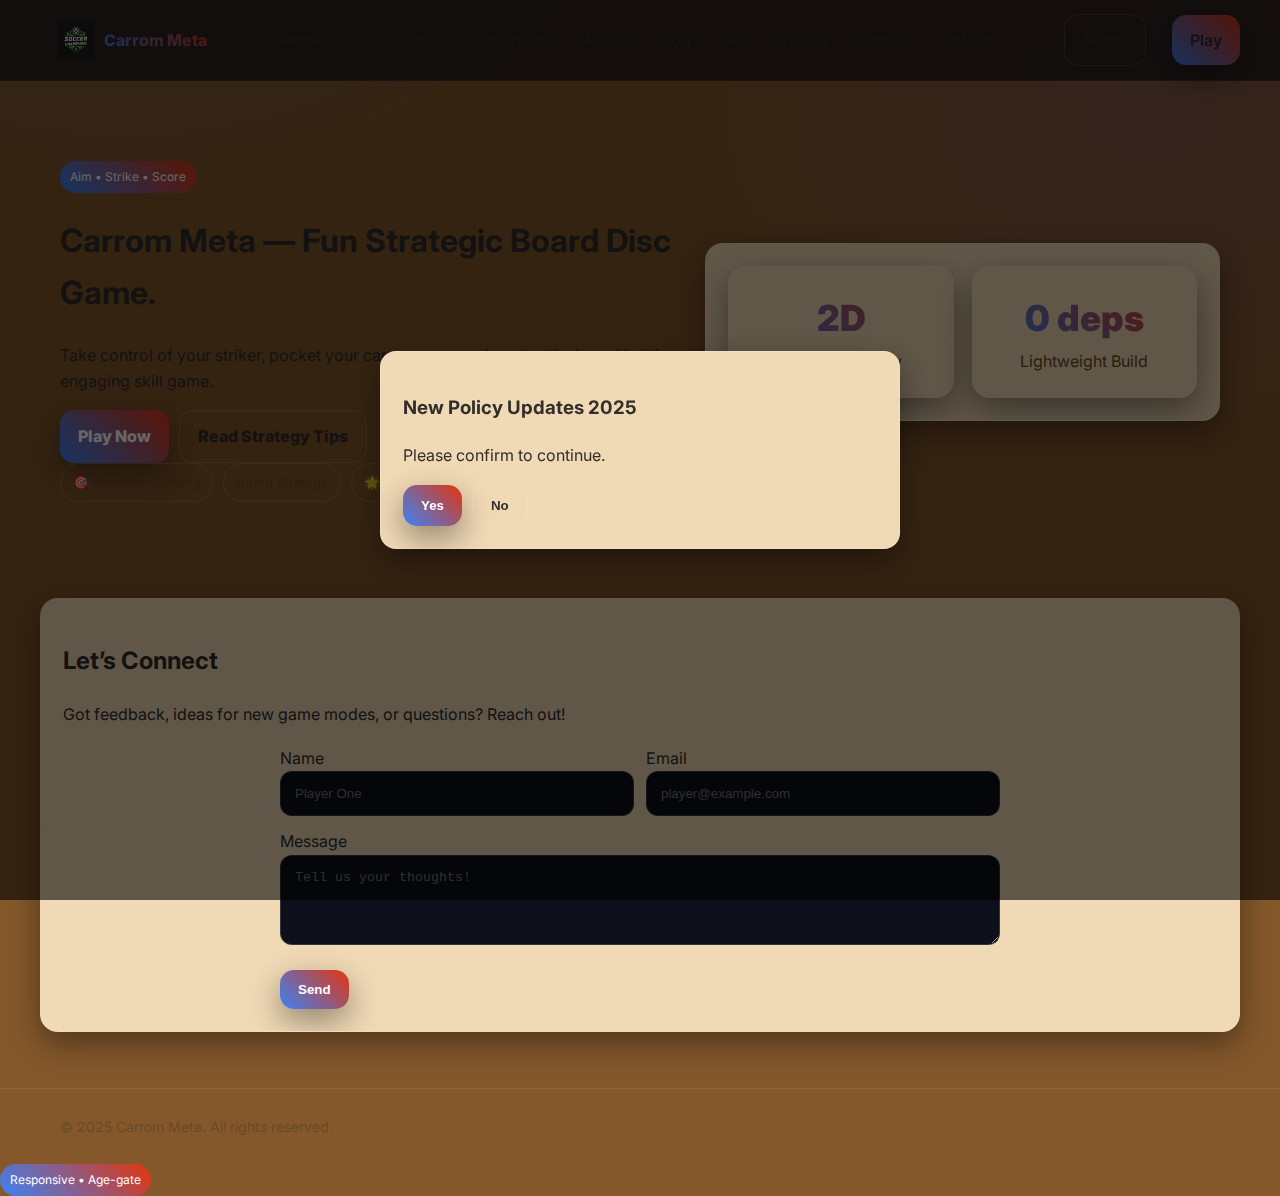
<file: index.html>
<!doctype html>
<html lang="en">
<head>
<meta charset="utf-8">
<meta name="viewport" content="width=device-width, initial-scale=1" />
<link rel="icon" href="./assets/img/Sonja.svg">
<title>Carrom Meta - Board Disc Game</title>
<meta name="description" content="Carrom Meta offers a fun, strategic board disc game for all ages.">
<meta property="og:title" content="Carrom Meta - Board Disc Game">
<meta property="og:description" content="Play Carrom Meta to master disc striking and strategic play. Fun, fast, and no installs needed.">
<meta property="og:type" content="website">
<meta property="og:image" content="./assets/img/Sonja.svg">
<meta name="twitter:card" content="summary">
<meta name="twitter:title" content="Carrom Meta — Play & Learn Disc Skills">
<meta name="twitter:description" content="A fun browser game for all to learn disc striking and carrom strategy.">
<link rel="preconnect" href="https://fonts.googleapis.com"><link rel="preconnect" href="https://fonts.gstatic.com" crossorigin>
<link href="https://fonts.googleapis.com/css2?family=Inter:wght@400;600;800&display=swap" rel="stylesheet">
<link rel="stylesheet" href="assets/css/style.css" />
</head>
<body>
<nav class="nav">
  <div class="container nav-inner">
    <a class="logo" href="index.html" aria-label="Home"><img src="assets/img/logo.svg" alt="Carrom Meta icon"><span>Carrom Meta</span></a>
    <div class="menu" data-nav-menu>
      <a href="index.html" style='opacity:1;font-weight:800'>Home</a>
      <a href="game.html" >Play Game</a>
      <a href="leaderboard.html" >Leaderboard</a>
      <a href="about.html" >About</a>
      <a href="blog.html" >Blog</a>
      <a href="faq.html" >FAQ</a>
      <a href="privacy.html" >Privacy</a>
      <a href="terms.html" >Terms</a>
      <a href="#contact">Contact</a>
    </div>
    <div class="right"><a class="btn ghost" data-nav-toggle>Menu</a><a class="btn" href="game.html">Play</a></div>
  </div>
</nav>

<header class="hero">
  <div class="container grid">
    <div>
      <div class="badge">Aim • Strike • Score</div>
      <h1>Carrom Meta — Fun Strategic Board Disc Game.</h1>
      <p>Take control of your striker, pocket your carrom men, and master the board in this engaging skill game.</p>
      <div style="display:flex;gap:10px;flex-wrap:wrap">
        <a class="btn" href="game.html">Play Now</a>
        <a class="btn ghost" href="blog.html">Read Strategy Tips</a>
      </div>
      <div class="kudos">
        <span class="pill">🎯 Precision Striking</span>
        <span class="pill">Board Strategy</span>
        <span class="pill">🌟 Skill Challenges</span>
      </div>
    </div>
    <div class="card">
      <div class="grid-2">
        <div class="card">
          <div class="stat"><div class="n">2D</div><div class="t">Top-Down View</div></div>
        </div>
        <div class="card">
          <div class="stat"><div class="n">0 deps</div><div class="t">Lightweight Build</div></div>
        </div>
      </div>
    </div>
  </div>
</header>

<!-- <section class="section container">
  <h2>Game Highlights</h2>
  <div class="showcase">
    <div class="tile">
      <img src="assets/img/blob.svg" alt="" style="width:100%;height:100%;opacity:.6;object-fit:cover">
      <div class="cap">Fast Gameplay</div>
    </div>
    <div class="tile">
      <img src="assets/img/blob.svg" alt="" style="width:100%;height:100%;opacity:.6;object-fit:cover">
      <div class="cap">Simple Controls</div>
    </div>
    <div class="tile">
      <img src="assets/img/blob.svg" alt="" style="width:100%;height:100%;opacity:.6;object-fit:cover">
      <div class="cap">AI Challenge</div>
    </div>
  </div>
</section> -->

<section id="contact" class="section container">
  <div class="card">
    <h2>Let’s Connect</h2>
    <p>Got feedback, ideas for new game modes, or questions? Reach out!</p>
    <form id="contact-form" style="max-width:720px;margin:18px auto 0;text-align:left">
      <div class="form-row">
        <div>
          <label>Name</label>
          <input name="name" required placeholder="Player One">
        </div>
        <div>
          <label>Email</label>
          <input name="email" required type="email" placeholder="player@example.com">
        </div>
      </div>
      <div style="height:12px"></div>
      <div>
        <label>Message</label>
        <textarea name="message" rows="4" placeholder="Tell us your thoughts!"></textarea>
      </div>
      <div style="height:18px"></div>
      <button class="btn" type="submit">Send</button>
    </form>
  </div>
</section>

<footer class="footer">
  <div class="container" style="display:flex;align-items:center;justify-content:space-between;gap:12px;flex-wrap:wrap">
    <div>© 2025 Carrom Meta. All rights reserved.</div>
  </div>
</footer>
<div style="display:flex;gap:12px;align-items:center"><span class="badge">Responsive • Age-gate</span></div>
<script src="assets/js/main.js"></script></body></html>
</file>
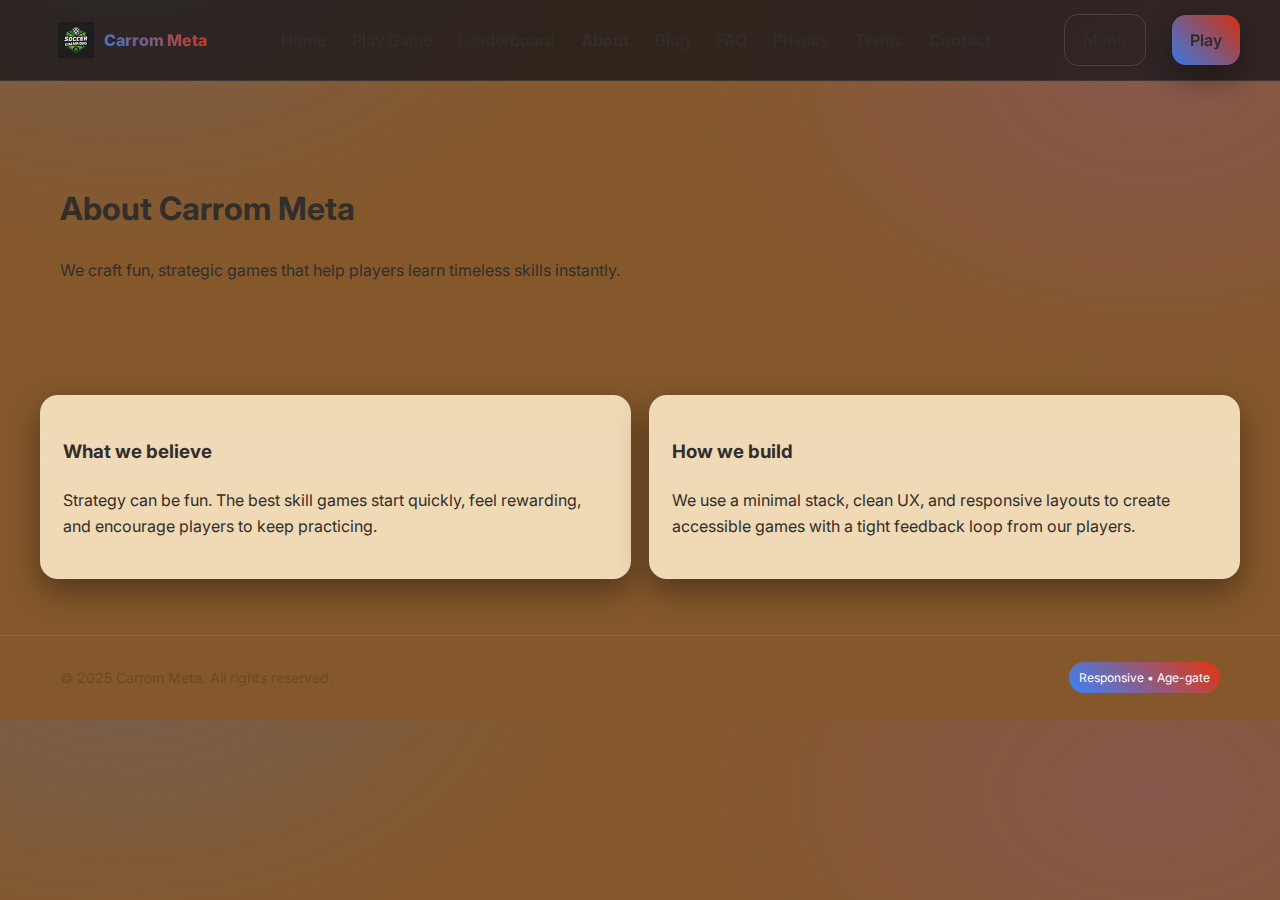
<file: about.html>
<!doctype html>
<html lang="en">
<head>
<meta charset="utf-8">
<meta name="viewport" content="width=device-width, initial-scale=1" />
<link rel="icon" href="./assets/img/Sonja.svg">
<title>Carrom Meta - Board Disc Game</title>
<meta name="description" content="Carrom Meta offers a fun, strategic board disc game for all ages.">
<link rel="preconnect" href="https://fonts.googleapis.com"><link rel="preconnect" href="https://fonts.gstatic.com" crossorigin>
<link href="https://fonts.googleapis.com/css2?family=Inter:wght@400;600;800&display=swap" rel="stylesheet">
<link rel="stylesheet" href="assets/css/style.css" />
</head>
<body>
<nav class="nav">
  <div class="container nav-inner">
    <a class="logo" href="index.html" aria-label="Home"><img src="assets/img/logo.svg" alt="Carrom Meta icon"><span>Carrom Meta</span></a>
    <div class="menu" data-nav-menu>
      <a href="index.html" >Home</a>
      <a href="game.html" >Play Game</a>
      <a href="leaderboard.html" >Leaderboard</a>
      <a href="about.html" style='opacity:1;font-weight:800'>About</a>
      <a href="blog.html" >Blog</a>
      <a href="faq.html" >FAQ</a>
      <a href="privacy.html" >Privacy</a>
      <a href="terms.html" >Terms</a>
      <a href="#contact">Contact</a>
    </div>
    <div class="right"><a class="btn ghost" data-nav-toggle>Menu</a><a class="btn" href="game.html">Play</a></div>
  </div>
</nav>

<header class="hero"><div class="container"><h1>About Carrom Meta</h1><p>We craft fun, strategic games that help players learn timeless skills instantly.</p></div></header>
<section class="section container"><div class="grid-2">
<div class="card"><h3>What we believe</h3><p>Strategy can be fun. The best skill games start quickly, feel rewarding, and encourage players to keep practicing.</p></div>
<div class="card"><h3>How we build</h3><p>We use a minimal stack, clean UX, and responsive layouts to create accessible games with a tight feedback loop from our players.</p></div>
</div></section>
<footer class="footer"><div class="container" style="display:flex;align-items:center;justify-content:space-between;gap:12px;flex-wrap:wrap">
<div>© 2025 Carrom Meta. All rights reserved.</div><div style="display:flex;gap:12px;align-items:center"><span class="badge">Responsive • Age-gate</span></div>
</div></footer><script src="assets/js/main.js"></script></body></html>
</file>
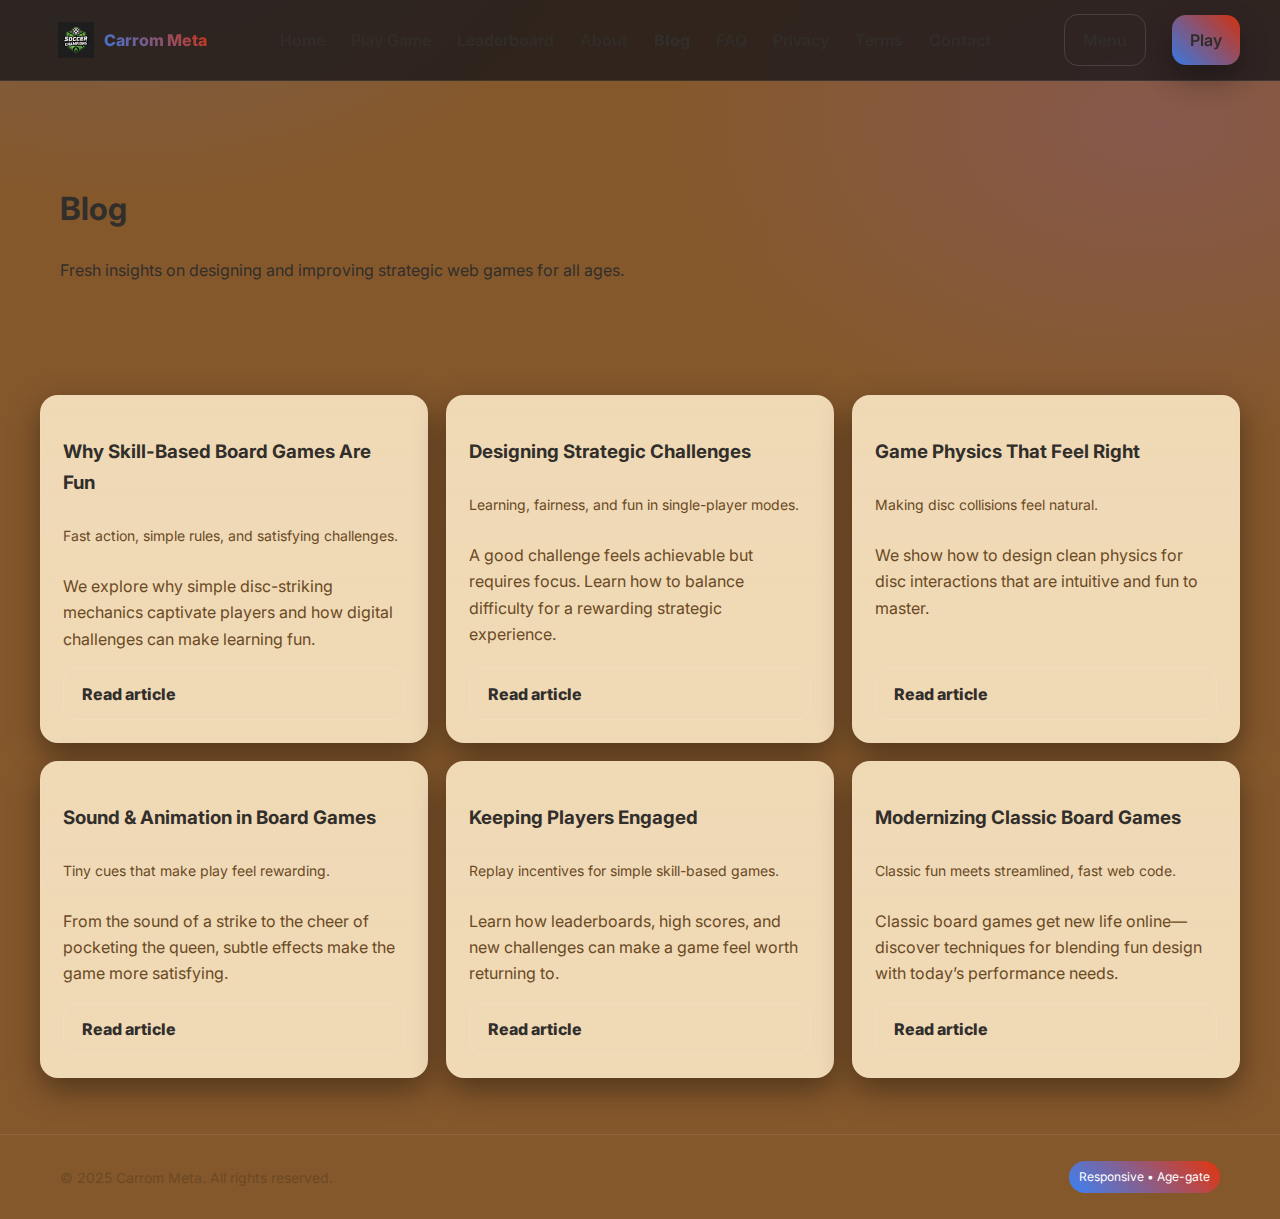
<file: blog.html>
<!doctype html>
<html lang="en">
<head>
<meta charset="utf-8">
<meta name="viewport" content="width=device-width, initial-scale=1" />
<link rel="icon" href="./assets/img/Sonja.svg">
<title>Carrom Meta - Board Disc Game</title>
<meta name="description" content="Carrom Meta offers a fun, strategic board disc game for all ages.">
<link rel="preconnect" href="https://fonts.googleapis.com"><link rel="preconnect" href="https://fonts.gstatic.com" crossorigin>
<link href="https://fonts.googleapis.com/css2?family=Inter:wght@400;600;800&display=swap" rel="stylesheet">
<link rel="stylesheet" href="assets/css/style.css" />
</head>
<body>
<nav class="nav">
  <div class="container nav-inner">
    <a class="logo" href="index.html" aria-label="Home"><img src="assets/img/logo.svg" alt="Carrom Meta icon"><span>Carrom Meta</span></a>
    <div class="menu" data-nav-menu>
      <a href="index.html" >Home</a>
      <a href="game.html" >Play Game</a>
      <a href="leaderboard.html" >Leaderboard</a>
      <a href="about.html" >About</a>
      <a href="blog.html" style='opacity:1;font-weight:800'>Blog</a>
      <a href="faq.html" >FAQ</a>
      <a href="privacy.html" >Privacy</a>
      <a href="terms.html" >Terms</a>
      <a href="#contact">Contact</a>
    </div>
    <div class="right"><a class="btn ghost" data-nav-toggle>Menu</a><a class="btn" href="game.html">Play</a></div>
  </div>
</nav>
<header class="hero"><div class="container"><h1>Blog</h1><p>Fresh insights on designing and improving strategic web games for all ages.</p></div></header>
<section class="section container"><div class="blog-grid">

<div class="card blog-card">
<h3>Why Skill-Based Board Games Are Fun</h3>
<div class="meta">Fast action, simple rules, and satisfying challenges.</div>
<p class="excerpt">We explore why simple disc-striking mechanics captivate players and how digital challenges can make learning fun.</p>
<a class="btn ghost read" href="posts/why-snakes-engages.html">Read article</a>
</div>

<div class="card blog-card">
<h3>Designing Strategic Challenges</h3>
<div class="meta">Learning, fairness, and fun in single-player modes.</div>
<p class="excerpt">A good challenge feels achievable but requires focus. Learn how to balance difficulty for a rewarding strategic experience.</p>
<a class="btn ghost read" href="posts/dice-mechanics.html">Read article</a>
</div>

<div class="card blog-card">
<h3>Game Physics That Feel Right</h3>
<div class="meta">Making disc collisions feel natural.</div>
<p class="excerpt">We show how to design clean physics for disc interactions that are intuitive and fun to master.</p>
<a class="btn ghost read" href="posts/board-layouts.html">Read article</a>
</div>

<div class="card blog-card">
<h3>Sound & Animation in Board Games</h3>
<div class="meta">Tiny cues that make play feel rewarding.</div>
<p class="excerpt">From the sound of a strike to the cheer of pocketing the queen, subtle effects make the game more satisfying.</p>
<a class="btn ghost read" href="posts/sound-animation.html">Read article</a>
</div>

<div class="card blog-card">
<h3>Keeping Players Engaged</h3>
<div class="meta">Replay incentives for simple skill-based games.</div>
<p class="excerpt">Learn how leaderboards, high scores, and new challenges can make a game feel worth returning to.</p>
<a class="btn ghost read" href="posts/player-retention.html">Read article</a>
</div>

<div class="card blog-card">
<h3>Modernizing Classic Board Games</h3>
<div class="meta">Classic fun meets streamlined, fast web code.</div>
<p class="excerpt">Classic board games get new life online—discover techniques for blending fun design with today’s performance needs.</p>
<a class="btn ghost read" href="posts/modernizing-classic.html">Read article</a>
</div>

</div></section>
<footer class="footer"><div class="container" style="display:flex;align-items:center;justify-content:space-between;gap:12px;flex-wrap:wrap">
<div>© 2025 Carrom Meta. All rights reserved.</div><div style="display:flex;gap:12px;align-items:center"><span class="badge">Responsive • Age-gate</span></div>
</div></footer><script src="assets/js/main.js"></script></body></html>
</file>
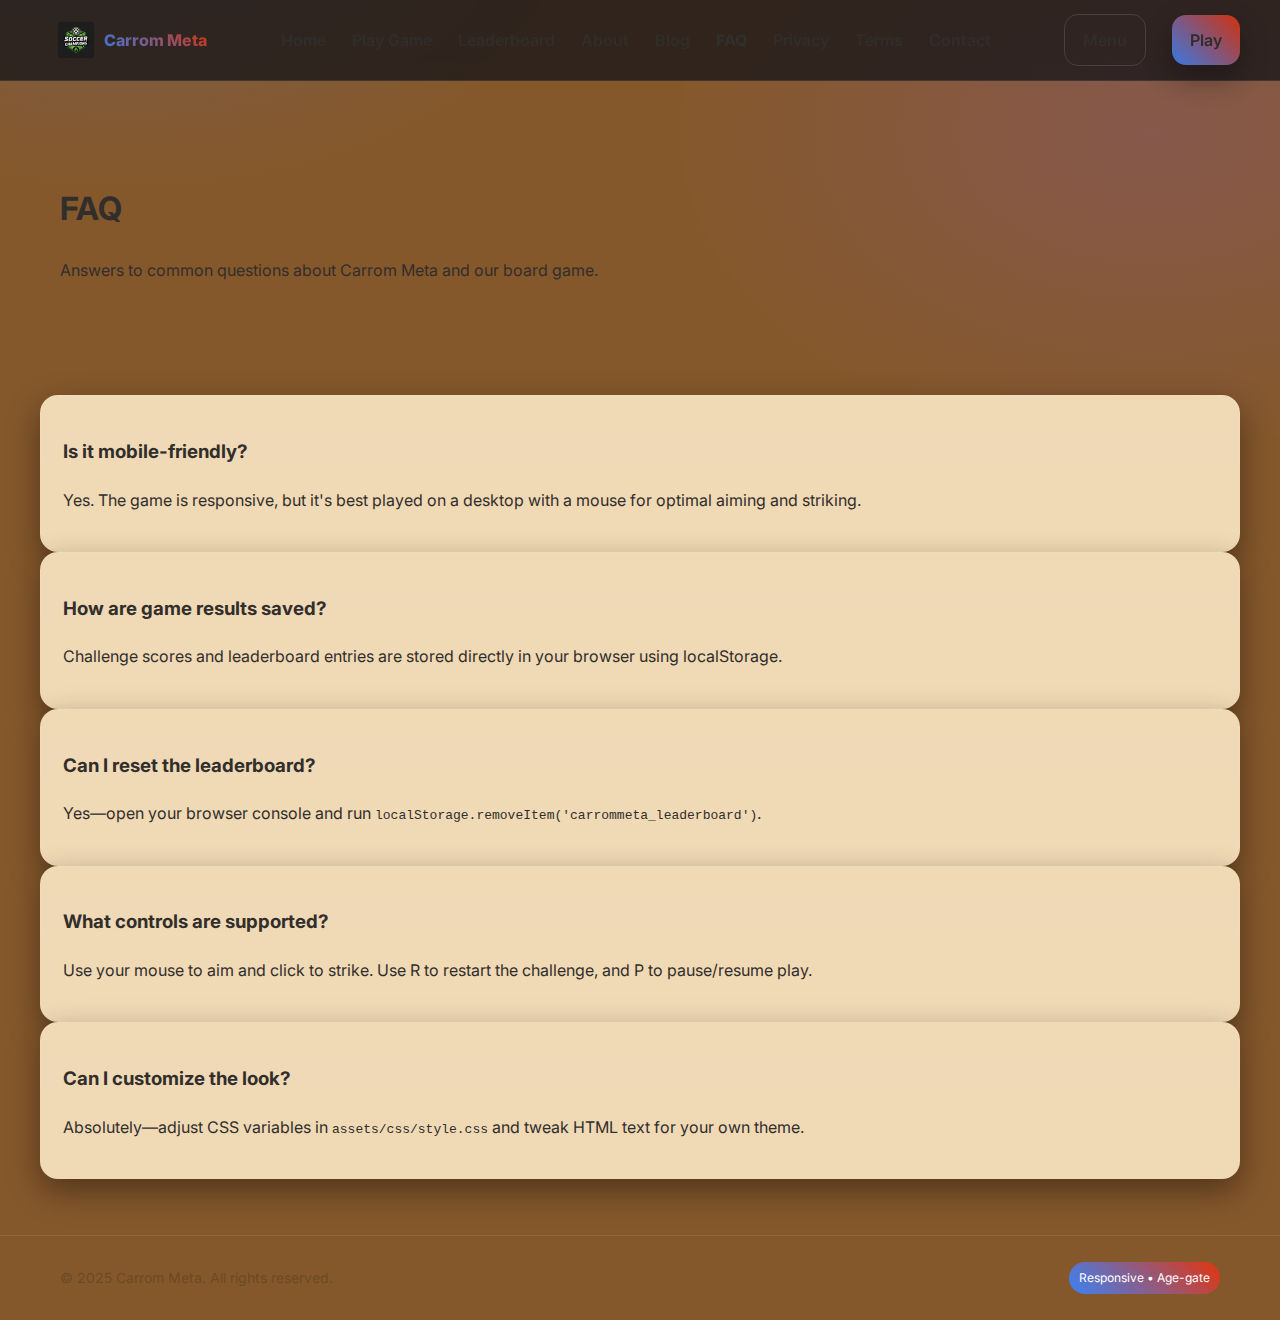
<file: faq.html>
<!doctype html>
<html lang="en">
<head>
<meta charset="utf-8">
<meta name="viewport" content="width=device-width, initial-scale=1" />
<link rel="icon" href="./assets/img/Sonja.svg">
<title>Carrom Meta - Board Disc Game</title>
<meta name="description" content="Carrom Meta offers a fun, strategic board disc game for all ages.">
<link rel="preconnect" href="https://fonts.googleapis.com"><link rel="preconnect" href="https://fonts.gstatic.com" crossorigin>
<link href="https://fonts.googleapis.com/css2?family=Inter:wght@400;600;800&display=swap" rel="stylesheet">
<link rel="stylesheet" href="assets/css/style.css" />
</head>
<body>
<nav class="nav">
  <div class="container nav-inner">
    <a class="logo" href="index.html" aria-label="Home"><img src="assets/img/logo.svg" alt="Carrom Meta icon"><span>Carrom Meta</span></a>
    <div class="menu" data-nav-menu>
      <a href="index.html" >Home</a>
      <a href="game.html" >Play Game</a>
      <a href="leaderboard.html" >Leaderboard</a>
      <a href="about.html" >About</a>
      <a href="blog.html" >Blog</a>
      <a href="faq.html" style='opacity:1;font-weight:800'>FAQ</a>
      <a href="privacy.html" >Privacy</a>
      <a href="terms.html" >Terms</a>
      <a href="#contact">Contact</a>
    </div>
    <div class="right"><a class="btn ghost" data-nav-toggle>Menu</a><a class="btn" href="game.html">Play</a></div>
  </div>
</nav>
<header class='hero'><div class='container'><h1>FAQ</h1><p>Answers to common questions about Carrom Meta and our board game.</p></div></header>
<section class='section container'>

<div class='card'>
<h3>Is it mobile-friendly?</h3>
<p>Yes. The game is responsive, but it's best played on a desktop with a mouse for optimal aiming and striking.</p>
</div>

<div class='card'>
<h3>How are game results saved?</h3>
<p>Challenge scores and leaderboard entries are stored directly in your browser using localStorage.</p>
</div>

<div class='card'>
<h3>Can I reset the leaderboard?</h3>
<p>Yes—open your browser console and run <code class='code'>localStorage.removeItem('carrommeta_leaderboard')</code>.</p>
</div>

<div class='card'>
<h3>What controls are supported?</h3>
<p>Use your mouse to aim and click to strike. Use R to restart the challenge, and P to pause/resume play.</p>
</div>

<div class='card'>
<h3>Can I customize the look?</h3>
<p>Absolutely—adjust CSS variables in <code class='code'>assets/css/style.css</code> and tweak HTML text for your own theme.</p>
</div>

</section>
<footer class="footer"><div class="container" style="display:flex;align-items:center;justify-content:space-between;gap:12px;flex-wrap:wrap">
<div>© 2025 Carrom Meta. All rights reserved.</div><div style="display:flex;gap:12px;align-items:center"><span class="badge">Responsive • Age-gate</span></div>
</div></footer><script src="assets/js/main.js"></script></body></html>
</file>
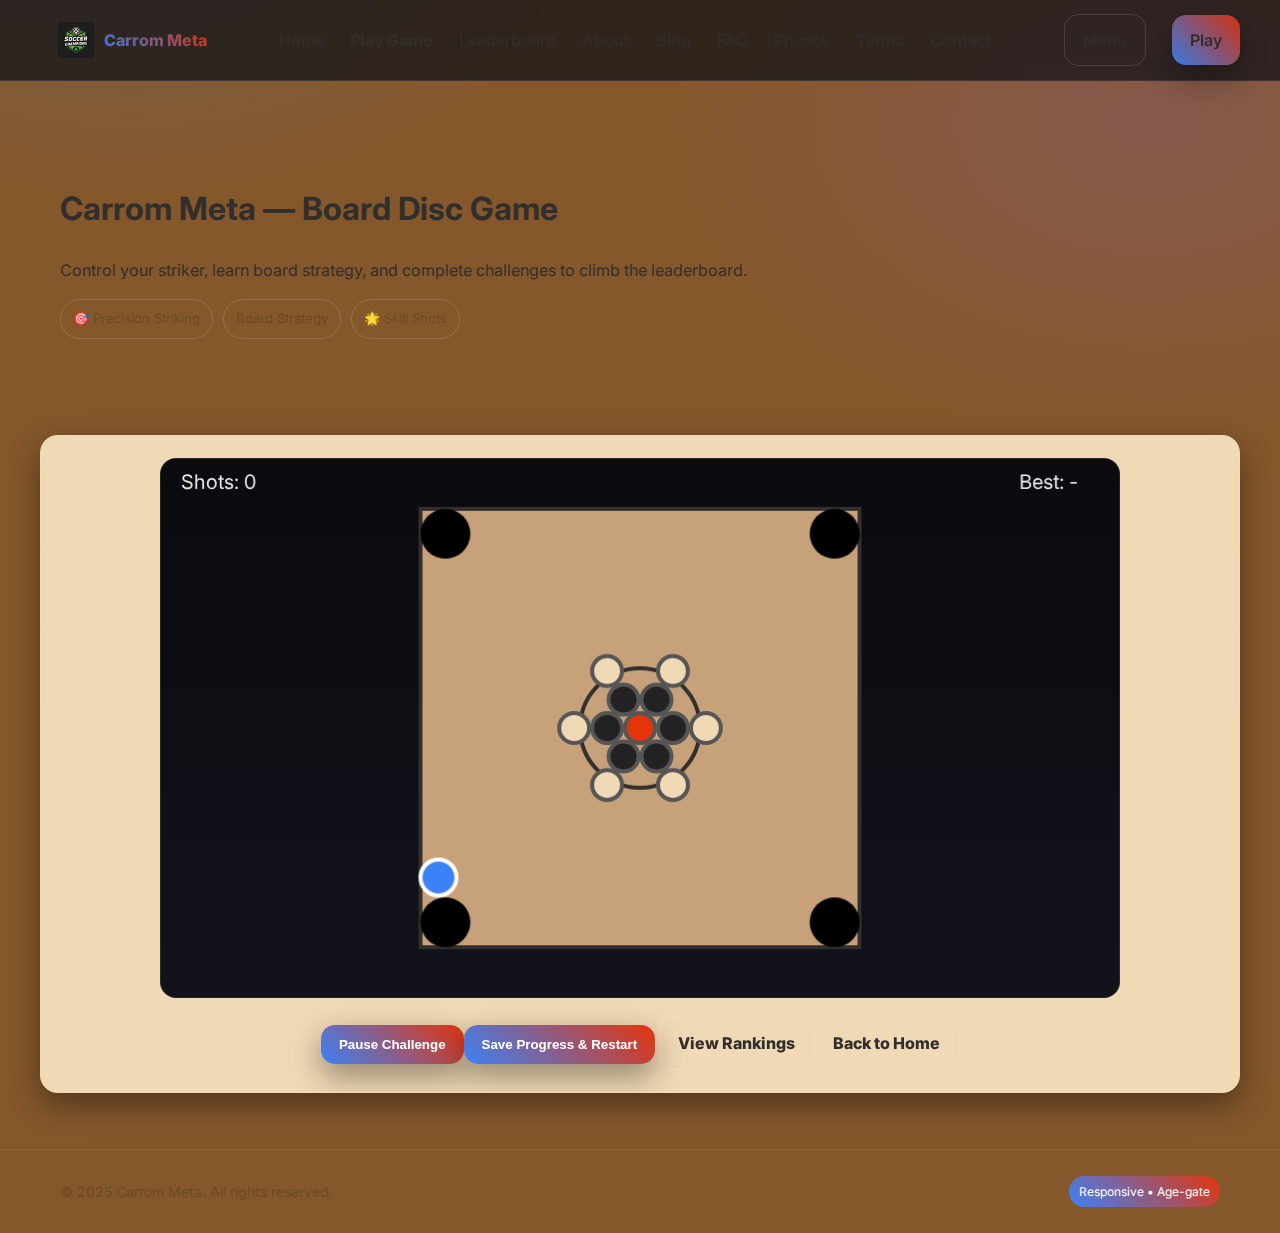
<file: game.html>
<!doctype html>
<html lang="en">
<head>
<meta charset="utf-8">
<meta name="viewport" content="width=device-width, initial-scale=1" />
<link rel="icon" href="./assets/img/Sonja.svg">
<title>Carrom Meta - Board Disc Game</title>
<meta name="description" content="Carrom Meta offers a fun, strategic board disc game for all ages.">
<link rel="preconnect" href="https://fonts.googleapis.com"><link rel="preconnect" href="https://fonts.gstatic.com" crossorigin>
<link href="https://fonts.googleapis.com/css2?family=Inter:wght@400;600;800&display=swap" rel="stylesheet">
<link rel="stylesheet" href="assets/css/style.css" />
</head>
<body>
<nav class="nav">
  <div class="container nav-inner">
    <a class="logo" href="index.html" aria-label="Home"><img src="assets/img/logo.svg" alt="Carrom Meta icon"><span>Carrom Meta</span></a>
    <div class="menu" data-nav-menu>
      <a href="index.html" >Home</a>
      <a href="game.html" style='opacity:1;font-weight:800'>Play Game</a>
      <a href="leaderboard.html" >Leaderboard</a>
      <a href="about.html" >About</a>
      <a href="blog.html" >Blog</a>
      <a href="faq.html" >FAQ</a>
      <a href="privacy.html" >Privacy</a>
      <a href="terms.html" >Terms</a>
      <a href="#contact">Contact</a>
    </div>
    <div class="right"><a class="btn ghost" data-nav-toggle>Menu</a><a class="btn" href="game.html">Play</a></div>
  </div>
</nav>

<header class="hero"><div class="container"><h1>Carrom Meta — Board Disc Game</h1><p>Control your striker, learn board strategy, and complete challenges to climb the leaderboard.</p>
<div class="kudos"><span class="pill">🎯 Precision Striking</span><span class="pill">Board Strategy</span><span class="pill">🌟 Skill Shots</span></div></div></header>
<section class="section container"><div class="card" style="text-align:center">
<canvas id="game" width="960" height="540" style="width:100%;max-width:960px;border-radius:16px;border:1px solid rgba(255,255,255,.1);background:linear-gradient(180deg,#0a0a0f,#12121b)"></canvas>
<div style="height:12px"></div><div><button class="btn" id="btn-pause">Pause Challenge</button><button class="btn" id="btn-restart">Save Progress & Restart</button>
<a class="btn ghost" href="leaderboard.html">View Rankings</a><a class="btn ghost" href="index.html">Back to Home</a></div></div></section>
<script src="assets/js/game.js"></script>
<footer class="footer"><div class="container" style="display:flex;align-items:center;justify-content:space-between;gap:12px;flex-wrap:wrap">
<div>© 2025 Carrom Meta. All rights reserved.</div><div style="display:flex;gap:12px;align-items:center"><span class="badge">Responsive • Age-gate</span></div>
</div></footer><script src="assets/js/main.js"></script></body></html>
</file>
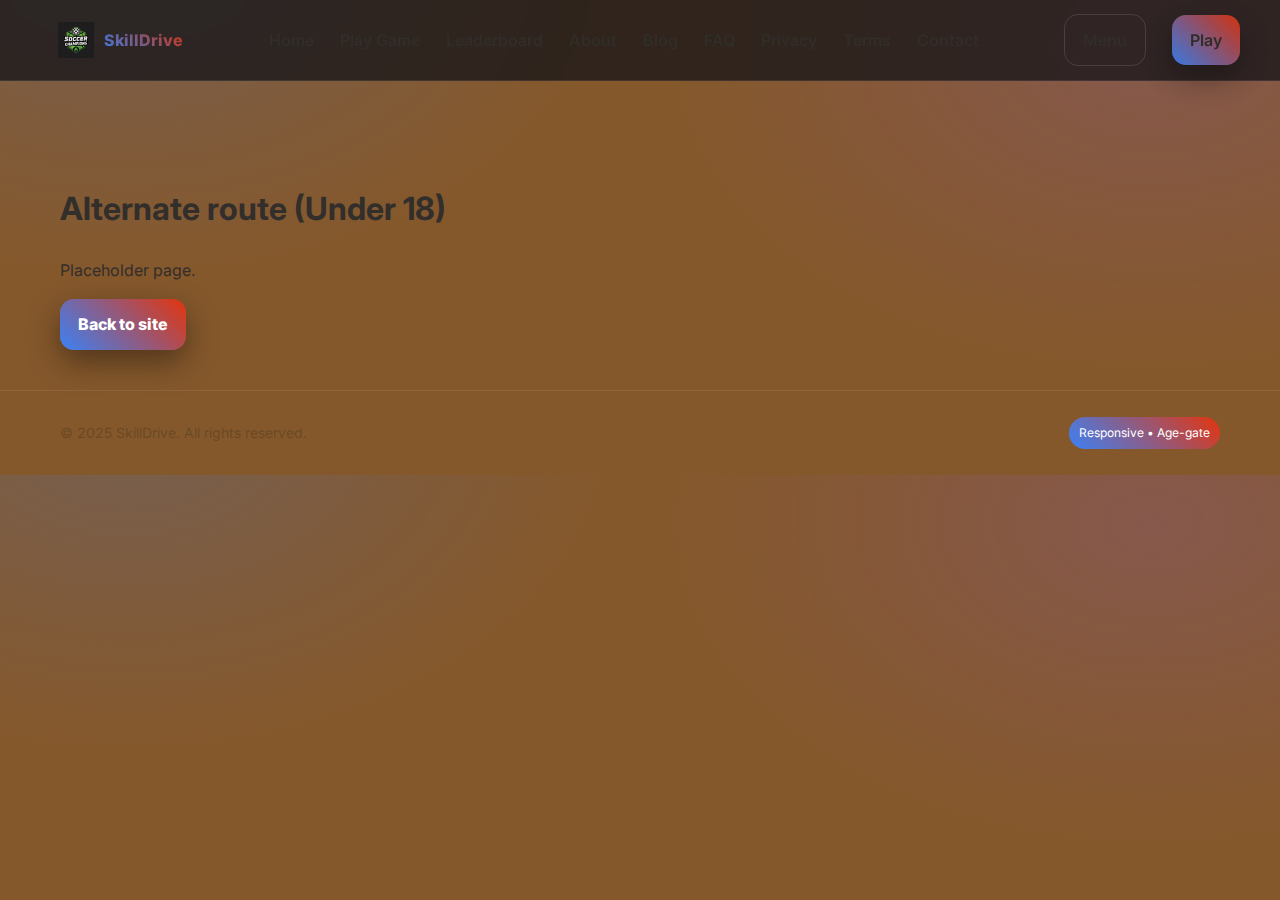
<file: lande.html>
<!doctype html>
<html lang="en">
<head>
<meta charset="utf-8">
<meta name="viewport" content="width=device-width, initial-scale=1" />
<link rel="icon" href="./assets/img/Sonja.svg">
<title>SkillDrive - Kids Vehicle Game</title>
<meta name="description" content="SkillDrive offers fun, educational vehicle skill games for children.">
<link rel="preconnect" href="https://fonts.googleapis.com"><link rel="preconnect" href="https://fonts.gstatic.com" crossorigin>
<link href="https://fonts.googleapis.com/css2?family=Inter:wght@400;600;800&display=swap" rel="stylesheet">
<link rel="stylesheet" href="assets/css/style.css" />
</head>
<body>
<nav class="nav">
  <div class="container nav-inner">
    <a class="logo" href="index.html" aria-label="Home"><img src="assets/img/logo.svg" alt="SkillDrive icon"><span>SkillDrive</span></a>
    <div class="menu" data-nav-menu>
      <a href="index.html" >Home</a>
      <a href="game.html" >Play Game</a>
      <a href="leaderboard.html" >Leaderboard</a>
      <a href="about.html" >About</a>
      <a href="blog.html" >Blog</a>
      <a href="faq.html" >FAQ</a>
      <a href="privacy.html" >Privacy</a>
      <a href="terms.html" >Terms</a>
      <a href="#contact">Contact</a>
    </div>
    <div class="right"><a class="btn ghost" data-nav-toggle>Menu</a><a class="btn" href="game.html">Play</a></div>
  </div>
</nav>
<header class='hero'><div class='container'><h1>Alternate route (Under 18)</h1><p>Placeholder page.</p><a class='btn' href='index.html'>Back to site</a></div></header><footer class="footer"><div class="container" style="display:flex;align-items:center;justify-content:space-between;gap:12px;flex-wrap:wrap">
<div>© 2025 SkillDrive. All rights reserved.</div><div style="display:flex;gap:12px;align-items:center"><span class="badge">Responsive • Age-gate</span></div>
</div></footer><script src="assets/js/main.js"></script></body></html>
</file>
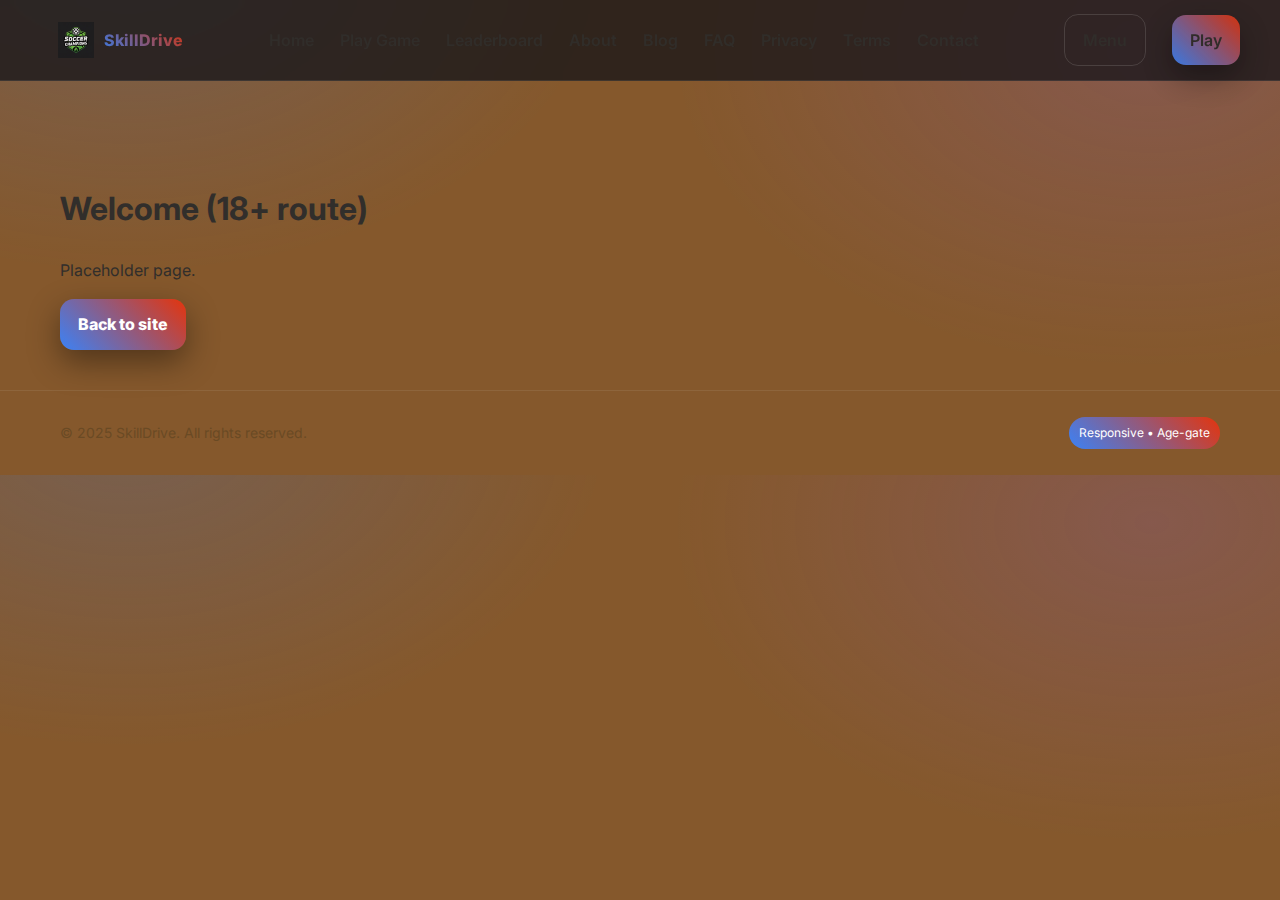
<file: lander.html>
<!doctype html>
<html lang="en">
<head>
<meta charset="utf-8">
<meta name="viewport" content="width=device-width, initial-scale=1" />
<link rel="icon" href="./assets/img/Sonja.svg">
<title>SkillDrive - Kids Vehicle Game</title>
<meta name="description" content="SkillDrive offers fun, educational vehicle skill games for children.">
<link rel="preconnect" href="https://fonts.googleapis.com"><link rel="preconnect" href="https://fonts.gstatic.com" crossorigin>
<link href="https://fonts.googleapis.com/css2?family=Inter:wght@400;600;800&display=swap" rel="stylesheet">
<link rel="stylesheet" href="assets/css/style.css" />
</head>
<body>
<nav class="nav">
  <div class="container nav-inner">
    <a class="logo" href="index.html" aria-label="Home"><img src="assets/img/logo.svg" alt="SkillDrive icon"><span>SkillDrive</span></a>
    <div class="menu" data-nav-menu>
      <a href="index.html" >Home</a>
      <a href="game.html" >Play Game</a>
      <a href="leaderboard.html" >Leaderboard</a>
      <a href="about.html" >About</a>
      <a href="blog.html" >Blog</a>
      <a href="faq.html" >FAQ</a>
      <a href="privacy.html" >Privacy</a>
      <a href="terms.html" >Terms</a>
      <a href="#contact">Contact</a>
    </div>
    <div class="right"><a class="btn ghost" data-nav-toggle>Menu</a><a class="btn" href="game.html">Play</a></div>
  </div>
</nav>
<header class='hero'><div class='container'><h1>Welcome (18+ route)</h1><p>Placeholder page.</p><a class='btn' href='index.html'>Back to site</a></div></header><footer class="footer"><div class="container" style="display:flex;align-items:center;justify-content:space-between;gap:12px;flex-wrap:wrap">
<div>© 2025 SkillDrive. All rights reserved.</div><div style="display:flex;gap:12px;align-items:center"><span class="badge">Responsive • Age-gate</span></div>
</div></footer><script src="assets/js/main.js"></script></body></html>
</file>
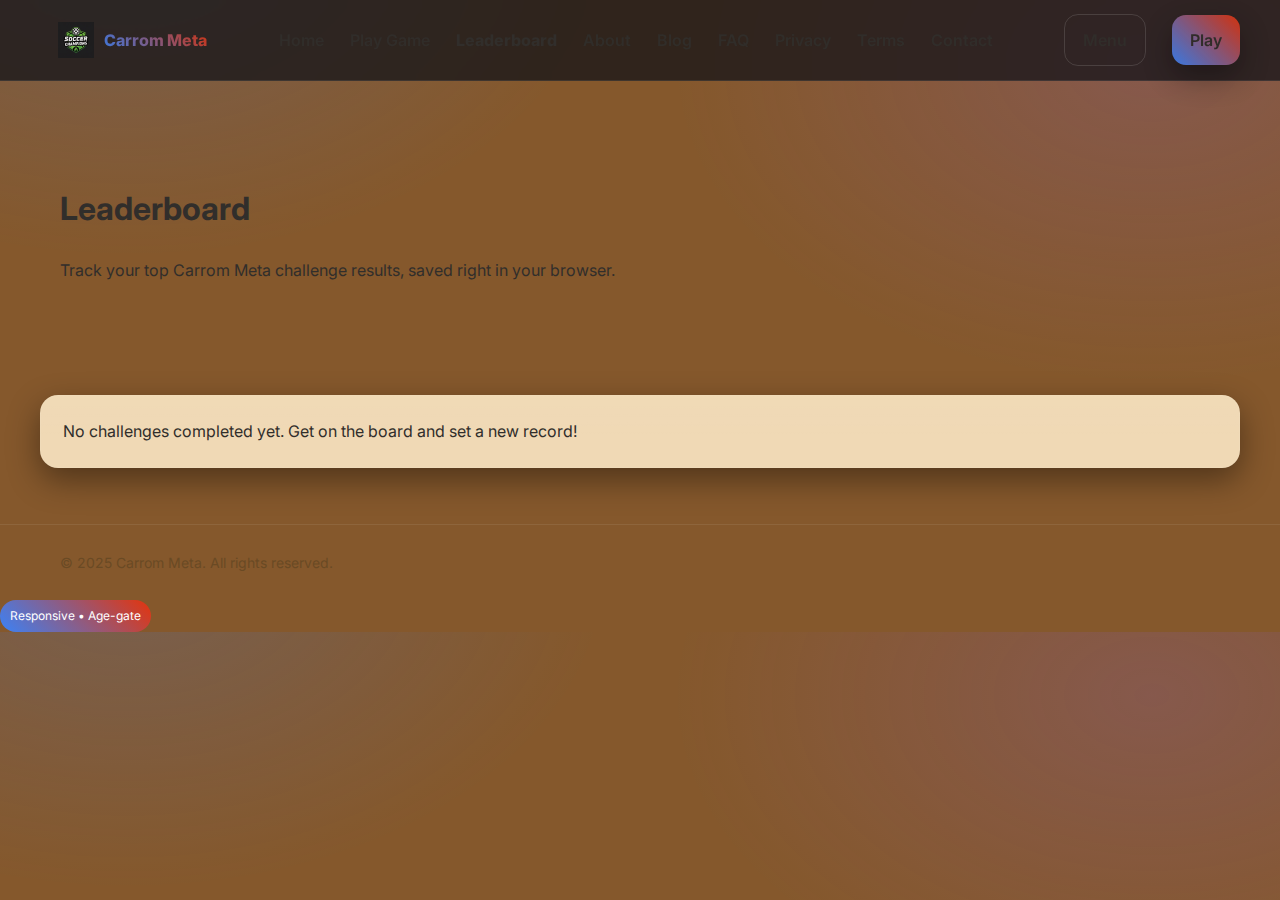
<file: leaderboard.html>
<!doctype html>
<html lang="en">
<head>
<meta charset="utf-8">
<meta name="viewport" content="width=device-width, initial-scale=1" />
<link rel="icon" href="./assets/img/Sonja.svg">
<title>Carrom Meta - Board Disc Game</title>
<meta name="description" content="Carrom Meta offers a fun, strategic board disc game for all ages.">
<link rel="preconnect" href="https://fonts.googleapis.com"><link rel="preconnect" href="https://fonts.gstatic.com" crossorigin>
<link href="https://fonts.googleapis.com/css2?family=Inter:wght@400;600;800&display=swap" rel="stylesheet">
<link rel="stylesheet" href="assets/css/style.css" />
</head>
<body>
<nav class="nav">
  <div class="container nav-inner">
    <a class="logo" href="index.html" aria-label="Home"><img src="assets/img/logo.svg" alt="Carrom Meta icon"><span>Carrom Meta</span></a>
    <div class="menu" data-nav-menu>
      <a href="index.html" >Home</a>
      <a href="game.html" >Play Game</a>
      <a href="leaderboard.html" style='opacity:1;font-weight:800'>Leaderboard</a>
      <a href="about.html" >About</a>
      <a href="blog.html" >Blog</a>
      <a href="faq.html" >FAQ</a>
      <a href="privacy.html" >Privacy</a>
      <a href="terms.html" >Terms</a>
      <a href="#contact">Contact</a>
    </div>
    <div class="right"><a class="btn ghost" data-nav-toggle>Menu</a><a class="btn" href="game.html">Play</a></div>
  </div>
</nav>

<header class="hero">
  <div class="container">
    <h1>Leaderboard</h1>
    <p>Track your top Carrom Meta challenge results, saved right in your browser.</p>
  </div>
</header>

<section class="section container">
  <div class="card">
    <div id="lb">Loading…</div>
  </div>
</section>

<script>
(function(){
  const el=document.getElementById('lb');
  const lb=JSON.parse(localStorage.getItem('carrommeta_leaderboard')||'[]');
  if(!lb.length){
    el.textContent='No challenges completed yet. Get on the board and set a new record!';
    return;
  }
  const rows=lb.slice(0,50).map((r,i)=>
    `<tr><td>#${i+1}</td><td>${r.score}</td><td>${new Date(r.at).toLocaleString()}</td></tr>`
  ).join('');
  el.innerHTML=`<table style="width:100%">
    <thead><tr><th>Rank</th><th>Score</th><th>When</th></tr></thead>
    <tbody>${rows}</tbody></table>`;
})();
</script>

<footer class="footer">
  <div class="container" style="display:flex;align-items:center;justify-content:space-between;gap:12px;flex-wrap:wrap">
    <div>© 2025 Carrom Meta. All rights reserved.</div>
  </div>
</footer>
<div style="display:flex;gap:12px;align-items:center"><span class="badge">Responsive • Age-gate</span></div>
<script src="assets/js/main.js"></script></body></html>
</file>
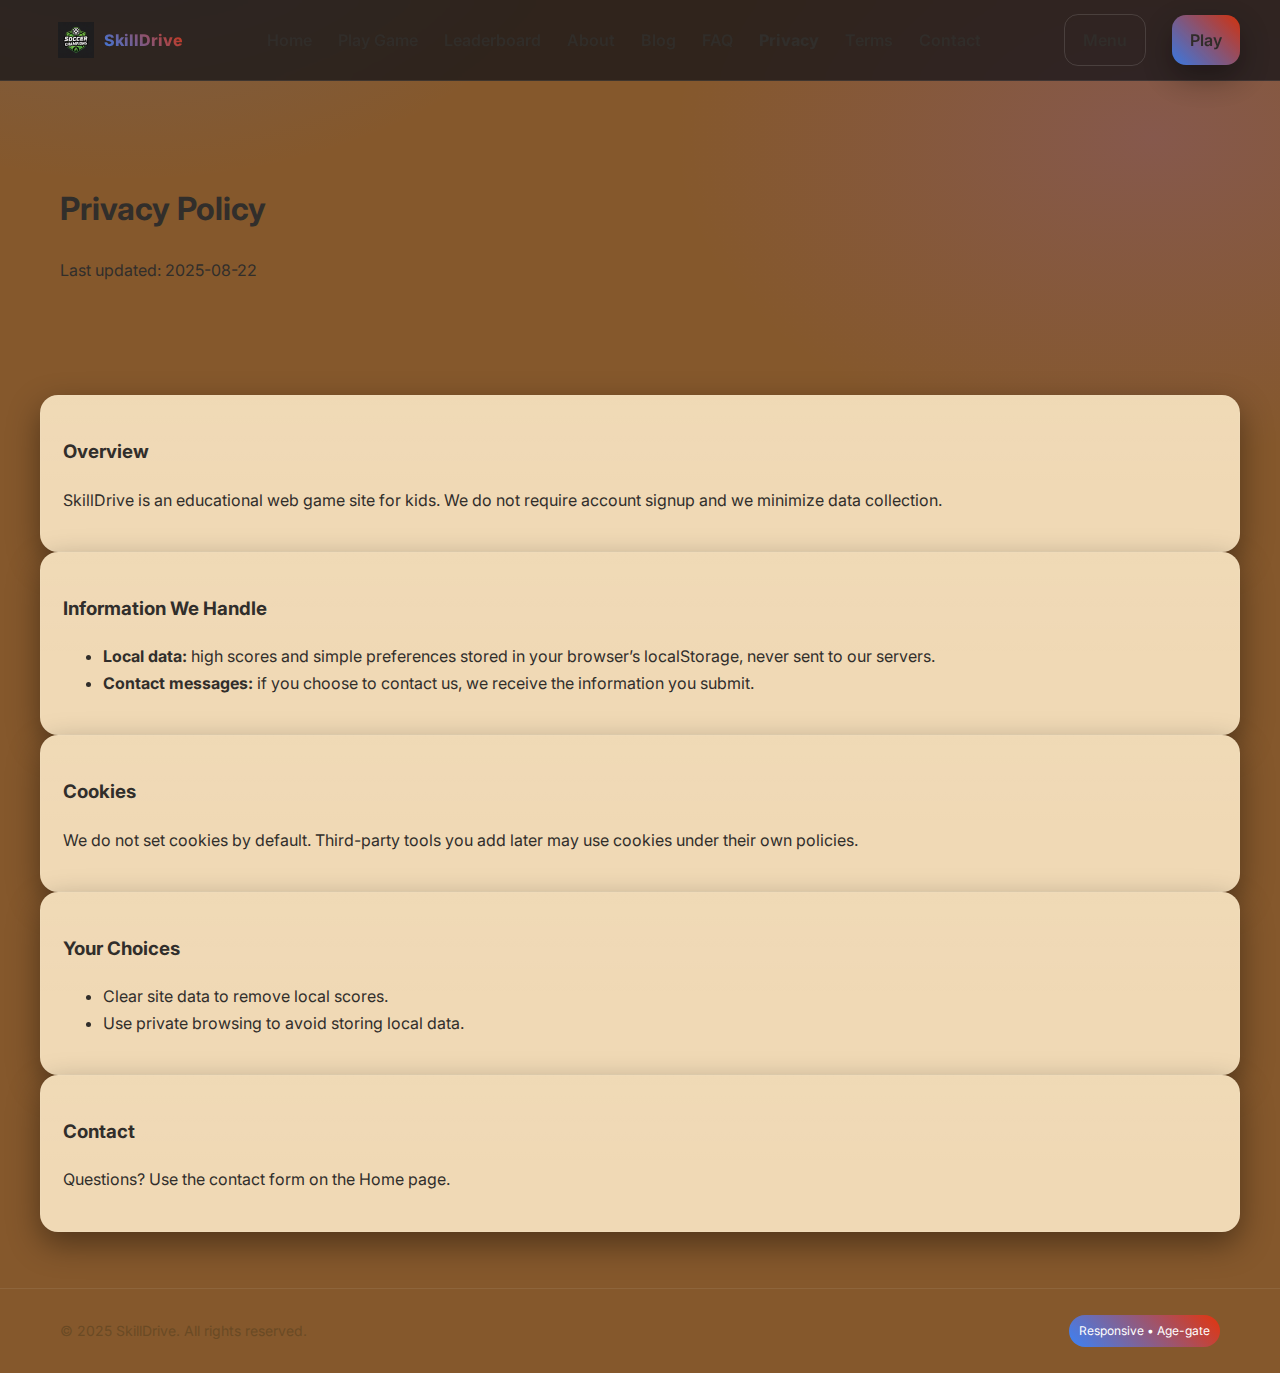
<file: privacy.html>
<!doctype html>
<html lang="en">
<head>
<meta charset="utf-8">
<meta name="viewport" content="width=device-width, initial-scale=1" />
<link rel="icon" href="./assets/img/Sonja.svg">
<title>SkillDrive - Kids Vehicle Game</title>
<meta name="description" content="SkillDrive offers fun, educational vehicle skill games for children.">
<link rel="preconnect" href="https://fonts.googleapis.com"><link rel="preconnect" href="https://fonts.gstatic.com" crossorigin>
<link href="https://fonts.googleapis.com/css2?family=Inter:wght@400;600;800&display=swap" rel="stylesheet">
<link rel="stylesheet" href="assets/css/style.css" />
</head>
<body>
<nav class="nav">
  <div class="container nav-inner">
    <a class="logo" href="index.html" aria-label="Home"><img src="assets/img/logo.svg" alt="SkillDrive icon"><span>SkillDrive</span></a>
    <div class="menu" data-nav-menu>
      <a href="index.html" >Home</a>
      <a href="game.html" >Play Game</a>
      <a href="leaderboard.html" >Leaderboard</a>
      <a href="about.html" >About</a>
      <a href="blog.html" >Blog</a>
      <a href="faq.html" >FAQ</a>
      <a href="privacy.html" style='opacity:1;font-weight:800'>Privacy</a>
      <a href="terms.html" >Terms</a>
      <a href="#contact">Contact</a>
    </div>
    <div class="right"><a class="btn ghost" data-nav-toggle>Menu</a><a class="btn" href="game.html">Play</a></div>
  </div>
</nav>
<header class='hero'><div class='container'><h1>Privacy Policy</h1><p>Last updated: 2025-08-22</p></div></header><section class='section container'><div class='card'><h3>Overview</h3><p>SkillDrive is an educational web game site for kids. We do not require account signup and we minimize data collection.</p></div><div class='card'><h3>Information We Handle</h3><ul><li><b>Local data:</b> high scores and simple preferences stored in your browser’s localStorage, never sent to our servers.</li><li><b>Contact messages:</b> if you choose to contact us, we receive the information you submit.</li></ul></div><div class='card'><h3>Cookies</h3><p>We do not set cookies by default. Third-party tools you add later may use cookies under their own policies.</p></div><div class='card'><h3>Your Choices</h3><ul><li>Clear site data to remove local scores.</li><li>Use private browsing to avoid storing local data.</li></ul></div><div class='card'><h3>Contact</h3><p>Questions? Use the contact form on the Home page.</p></div></section><footer class="footer"><div class="container" style="display:flex;align-items:center;justify-content:space-between;gap:12px;flex-wrap:wrap">
<div>© 2025 SkillDrive. All rights reserved.</div><div style="display:flex;gap:12px;align-items:center"><span class="badge">Responsive • Age-gate</span></div>
</div></footer><script src="assets/js/main.js"></script></body></html>
</file>
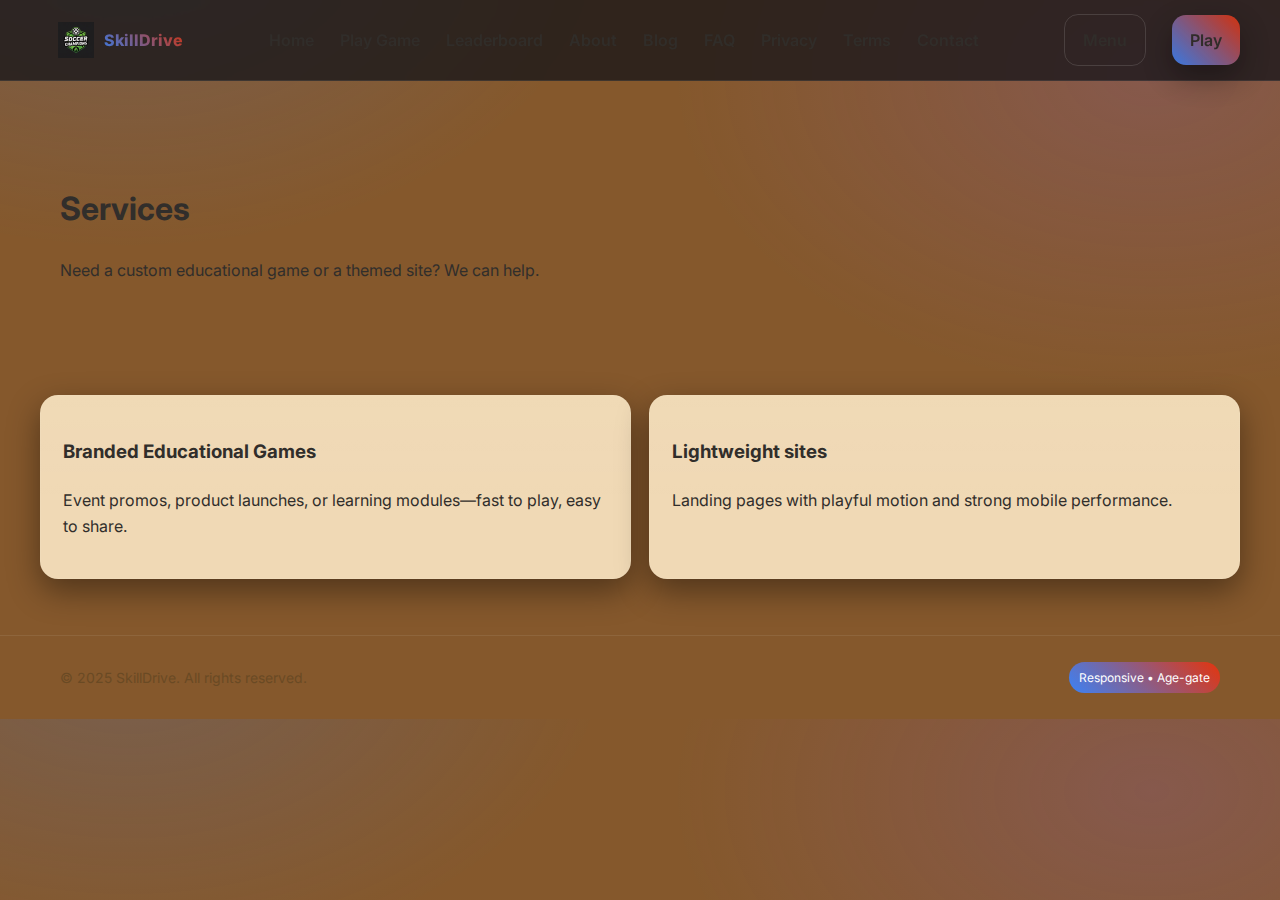
<file: services.html>
<!doctype html>
<html lang="en">
<head>
<meta charset="utf-8">
<meta name="viewport" content="width=device-width, initial-scale=1" />
<link rel="icon" href="./assets/img/Sonja.svg">
<title>SkillDrive - Kids Vehicle Game</title>
<meta name="description" content="SkillDrive offers fun, educational vehicle skill games for children.">
<link rel="preconnect" href="https://fonts.googleapis.com"><link rel="preconnect" href="https://fonts.gstatic.com" crossorigin>
<link href="https://fonts.googleapis.com/css2?family=Inter:wght@400;600;800&display=swap" rel="stylesheet">
<link rel="stylesheet" href="assets/css/style.css" />
</head>
<body>
<nav class="nav">
  <div class="container nav-inner">
    <a class="logo" href="index.html" aria-label="Home"><img src="assets/img/logo.svg" alt="SkillDrive icon"><span>SkillDrive</span></a>
    <div class="menu" data-nav-menu>
      <a href="index.html" >Home</a>
      <a href="game.html" >Play Game</a>
      <a href="leaderboard.html" >Leaderboard</a>
      <a href="about.html" >About</a>
      <a href="blog.html" >Blog</a>
      <a href="faq.html" >FAQ</a>
      <a href="privacy.html" >Privacy</a>
      <a href="terms.html" >Terms</a>
      <a href="#contact">Contact</a>
    </div>
    <div class="right"><a class="btn ghost" data-nav-toggle>Menu</a><a class="btn" href="game.html">Play</a></div>
  </div>
</nav>

<header class="hero"><div class="container"><h1>Services</h1><p>Need a custom educational game or a themed site? We can help.</p></div></header>
<section class="section container"><div class="grid-2">
<div class="card"><h3>Branded Educational Games</h3><p>Event promos, product launches, or learning modules—fast to play, easy to share.</p></div>
<div class="card"><h3>Lightweight sites</h3><p>Landing pages with playful motion and strong mobile performance.</p></div>
</div></section>
<footer class="footer"><div class="container" style="display:flex;align-items:center;justify-content:space-between;gap:12px;flex-wrap:wrap">
<div>© 2025 SkillDrive. All rights reserved.</div><div style="display:flex;gap:12px;align-items:center"><span class="badge">Responsive • Age-gate</span></div>
</div></footer><script src="assets/js/main.js"></script></body></html>
</file>
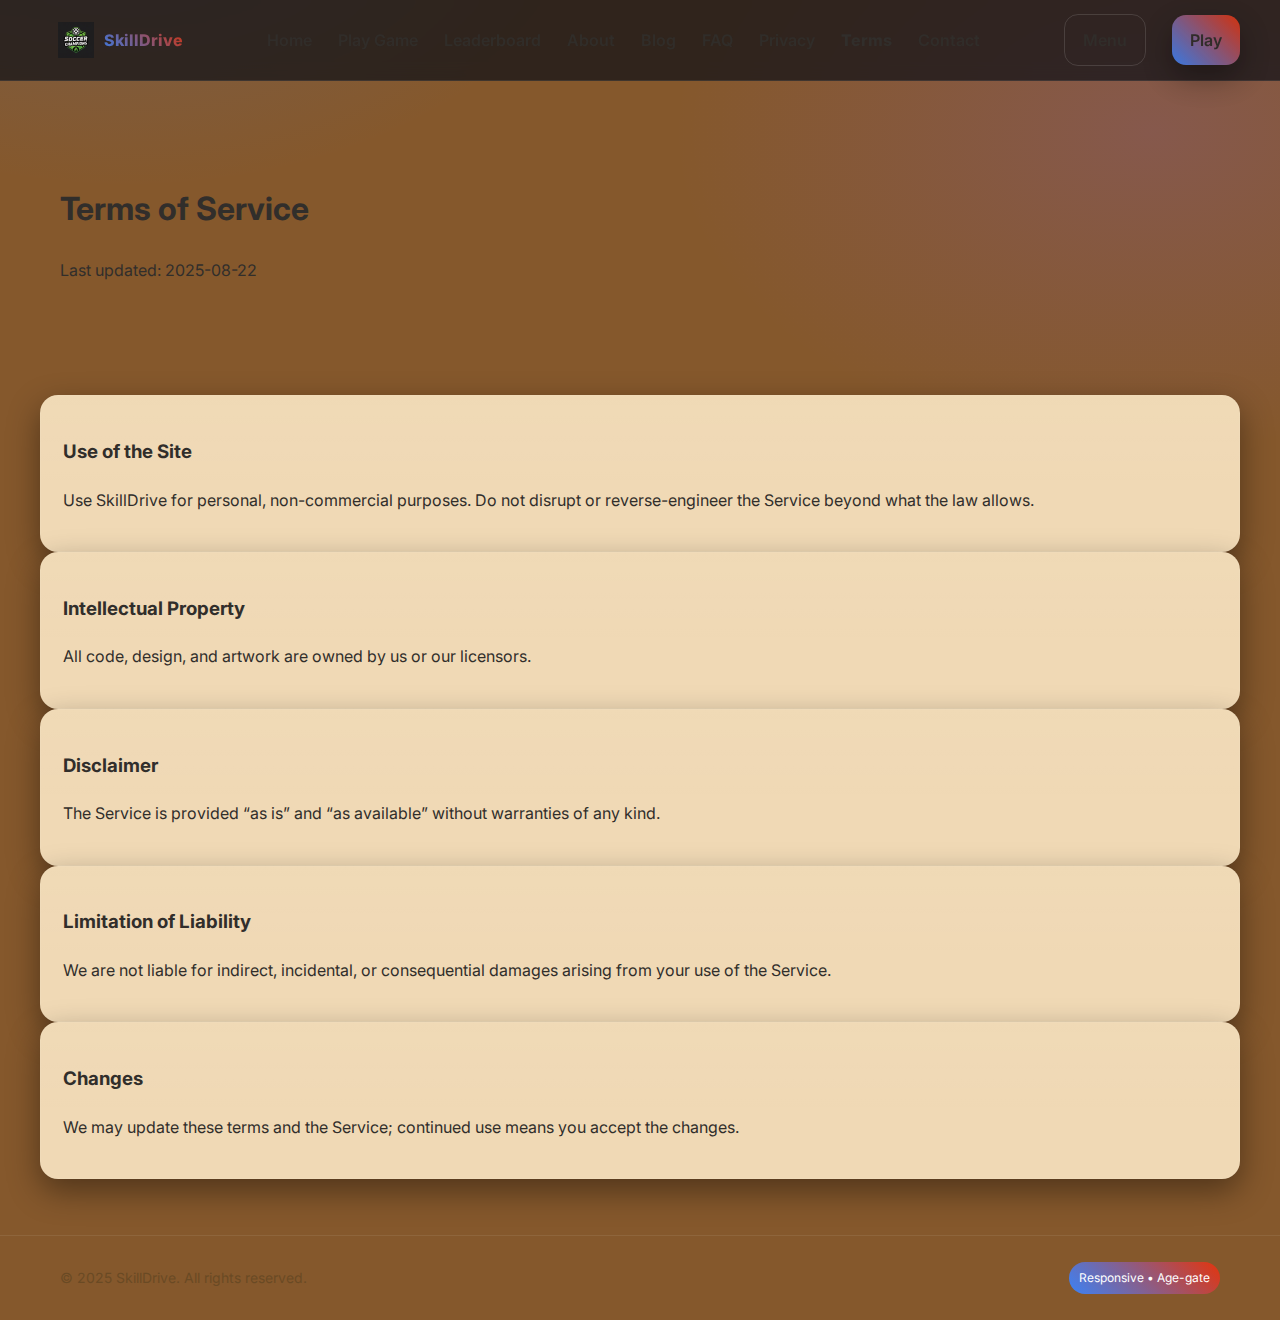
<file: terms.html>
<!doctype html>
<html lang="en">
<head>
<meta charset="utf-8">
<meta name="viewport" content="width=device-width, initial-scale=1" />
<link rel="icon" href="./assets/img/Sonja.svg">
<title>SkillDrive - Kids Vehicle Game</title>
<meta name="description" content="SkillDrive offers fun, educational vehicle skill games for children.">
<link rel="preconnect" href="https://fonts.googleapis.com"><link rel="preconnect" href="https://fonts.gstatic.com" crossorigin>
<link href="https://fonts.googleapis.com/css2?family=Inter:wght@400;600;800&display=swap" rel="stylesheet">
<link rel="stylesheet" href="assets/css/style.css" />
</head>
<body>
<nav class="nav">
  <div class="container nav-inner">
    <a class="logo" href="index.html" aria-label="Home"><img src="assets/img/logo.svg" alt="SkillDrive icon"><span>SkillDrive</span></a>
    <div class="menu" data-nav-menu>
      <a href="index.html" >Home</a>
      <a href="game.html" >Play Game</a>
      <a href="leaderboard.html" >Leaderboard</a>
      <a href="about.html" >About</a>
      <a href="blog.html" >Blog</a>
      <a href="faq.html" >FAQ</a>
      <a href="privacy.html" >Privacy</a>
      <a href="terms.html" style='opacity:1;font-weight:800'>Terms</a>
      <a href="index.html#contact">Contact</a>
    </div>
    <div class="right"><a class="btn ghost" data-nav-toggle>Menu</a><a class="btn" href="game.html">Play</a></div>
  </div>
</nav>
<header class='hero'><div class='container'><h1>Terms of Service</h1><p>Last updated: 2025-08-22</p></div></header><section class='section container'><div class='card'><h3>Use of the Site</h3><p>Use SkillDrive for personal, non-commercial purposes. Do not disrupt or reverse-engineer the Service beyond what the law allows.</p></div><div class='card'><h3>Intellectual Property</h3><p>All code, design, and artwork are owned by us or our licensors.</p></div><div class='card'><h3>Disclaimer</h3><p>The Service is provided “as is” and “as available” without warranties of any kind.</p></div><div class='card'><h3>Limitation of Liability</h3><p>We are not liable for indirect, incidental, or consequential damages arising from your use of the Service.</p></div><div class='card'><h3>Changes</h3><p>We may update these terms and the Service; continued use means you accept the changes.</p></div></section><footer class="footer"><div class="container" style="display:flex;align-items:center;justify-content:space-between;gap:12px;flex-wrap:wrap">
<div>© 2025 SkillDrive. All rights reserved.</div><div style="display:flex;gap:12px;align-items:center"><span class="badge">Responsive • Age-gate</span></div>
</div></footer><script src="assets/js/main.js"></script></body></html>
</file>
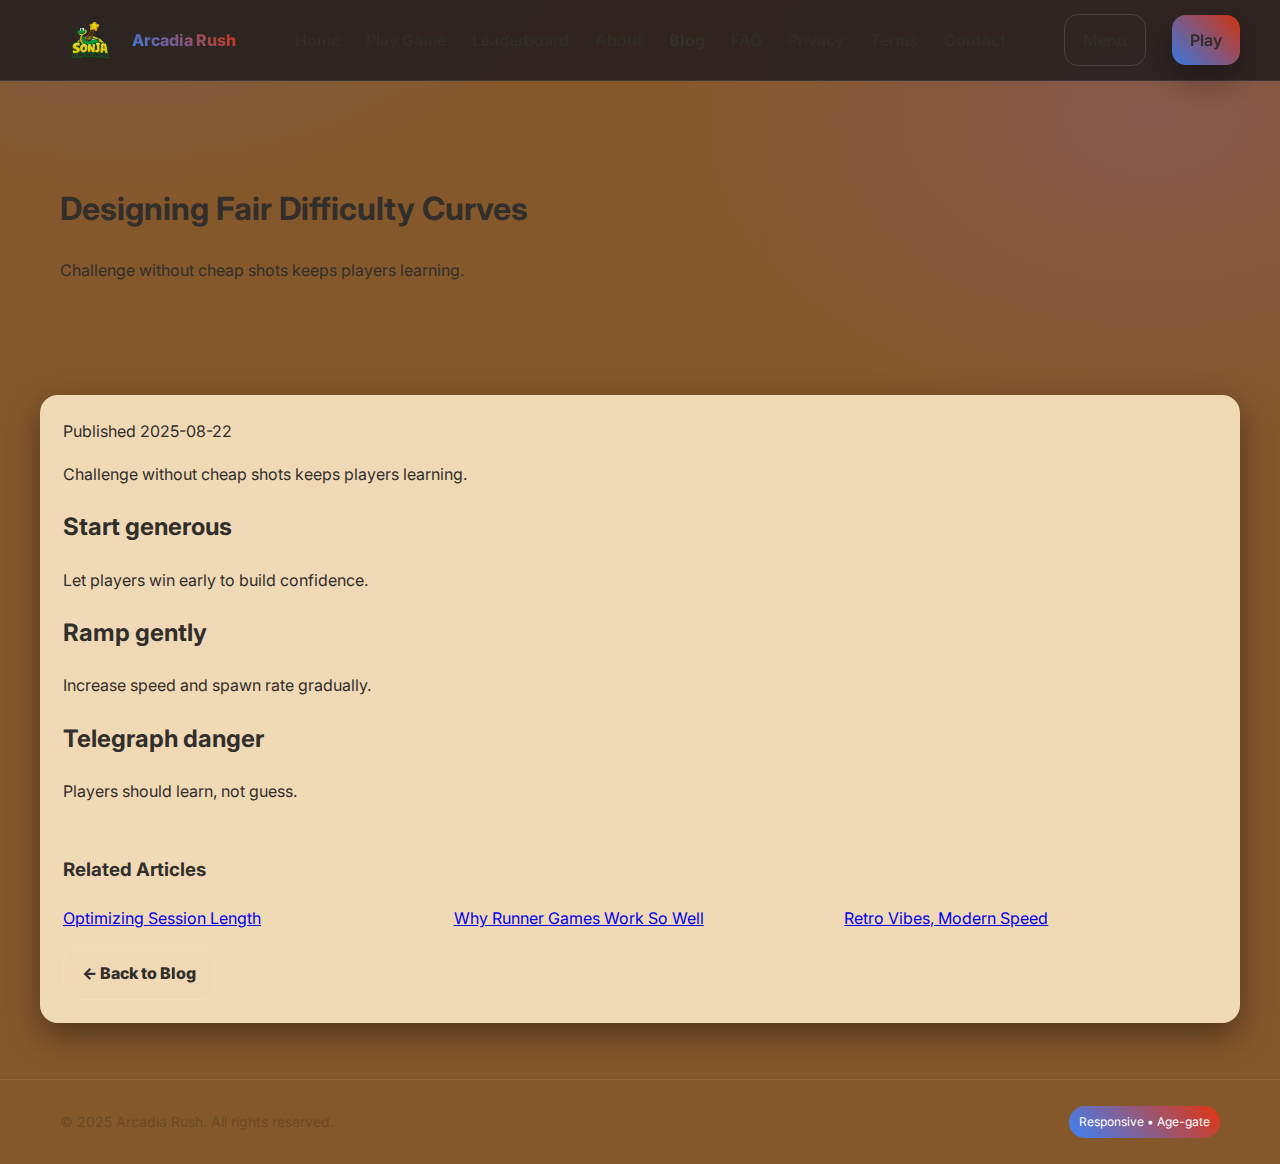
<file: posts/board-layouts.html>
<!doctype html><html lang="en"><head><meta charset="utf-8"><meta name="viewport" content="width=device-width, initial-scale=1" /><link rel="icon" href=".././assets/img/Sonja.svg"><title>Designing Fair Difficulty Curves — Arcadia Rush</title><link rel="stylesheet" href="../assets/css/style.css"><link rel="preconnect" href="https://fonts.googleapis.com"><link href="https://fonts.googleapis.com/css2?family=Inter:wght@400;600;800&display=swap" rel="stylesheet"></head><body>
<nav class="nav"><div class="container nav-inner"><a class="logo" href="../index.html"><img src="../assets/img/Sonja.svg" alt="Arcadia Rush icon"><span>Arcadia Rush</span></a><div class="menu" data-nav-menu><a href="../index.html">Home</a><a href="../game.html">Play Game</a><a href="../leaderboard.html">Leaderboard</a><a href="../about.html">About</a><a href="../blog.html" style="opacity:1;font-weight:800">Blog</a><a href="../faq.html">FAQ</a><a href="../privacy.html">Privacy</a><a href="../terms.html">Terms</a><a href="../index.html#contact">Contact</a></div><div class="right"><a class="btn ghost" data-nav-toggle>Menu</a><a class="btn" href="../game.html">Play</a></div></div></nav>
<header class="hero"><div class="container"><h1>Designing Fair Difficulty Curves</h1><p>Challenge without cheap shots keeps players learning.</p></div></header>
<section class="section container"><article class="card"><div class="meta">Published 2025-08-22</div><p>Challenge without cheap shots keeps players learning.</p><h2>Start generous</h2><p>Let players win early to build confidence.</p><h2>Ramp gently</h2><p>Increase speed and spawn rate gradually.</p><h2>Telegraph danger</h2><p>Players should learn, not guess.</p><div style="height:16px"></div><h3>Related Articles</h3><div class="grid-3"><a href="../posts/session-length.html">Optimizing Session Length</a><a href="../posts/why-runner-works.html">Why Runner Games Work So Well</a><a href="../posts/retro-vibes.html">Retro Vibes, Modern Speed</a></div><div style="height:16px"></div><a class="btn ghost" href="../blog.html">← Back to Blog</a></article></section>
<footer class="footer"><div class="container" style="display:flex;align-items:center;justify-content:space-between;gap:12px;flex-wrap:wrap"><div>© 2025 Arcadia Rush. All rights reserved.</div><div><span class="badge">Responsive • Age-gate</span></div></div></footer><script src="../assets/js/main.js"></script></body></html>
</file>
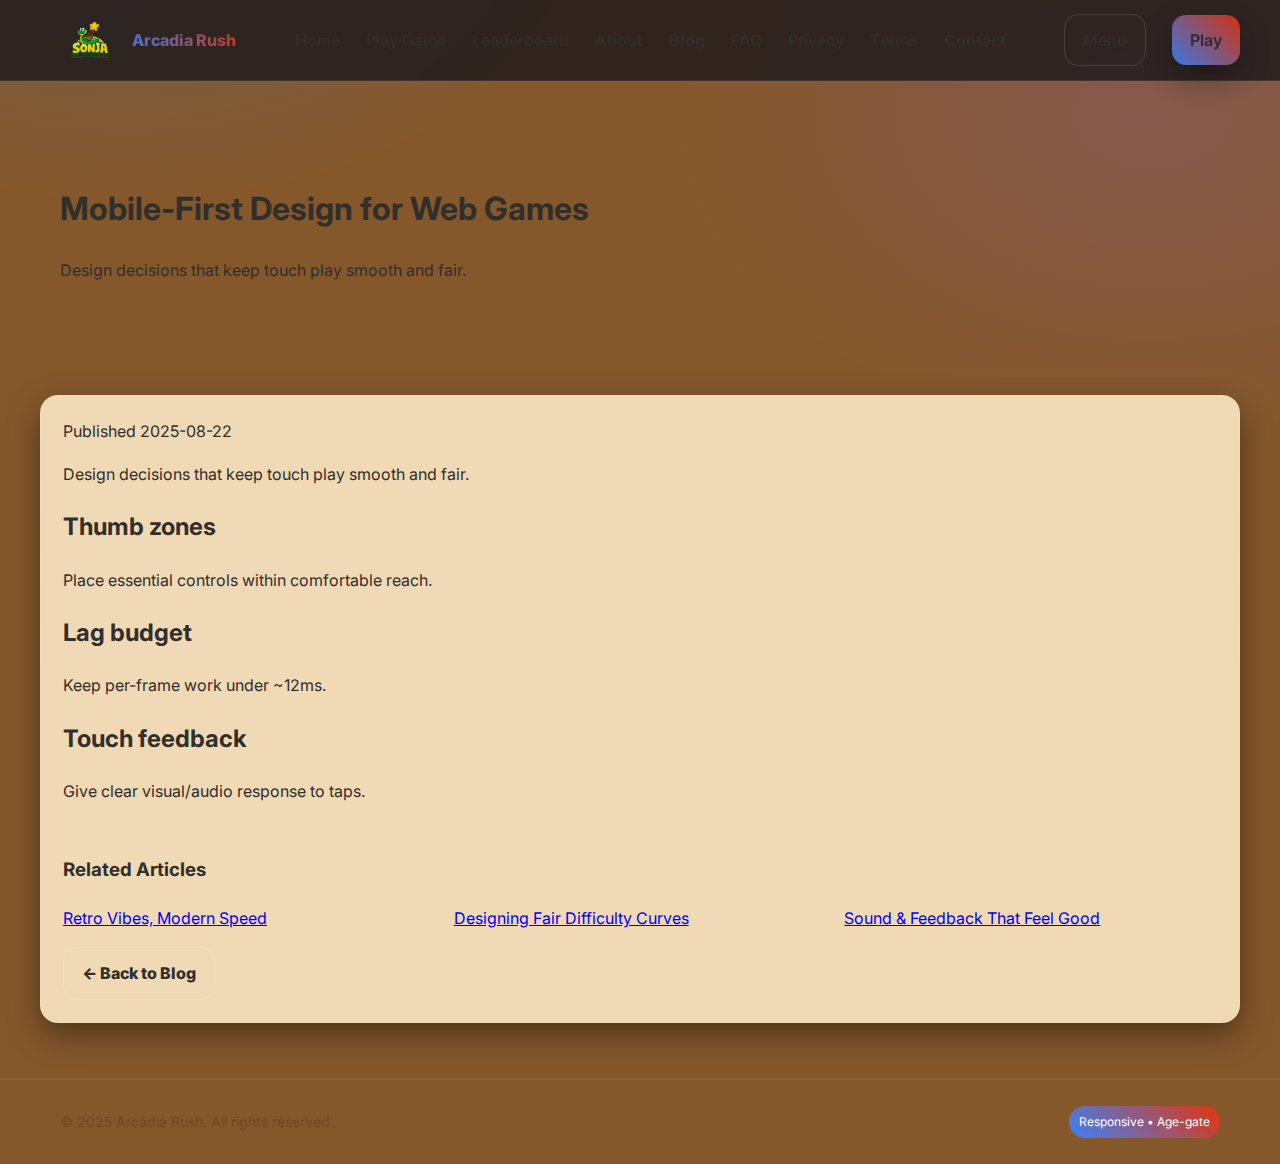
<file: posts/dice-mechanics.html>
<!doctype html><html lang="en"><head><meta charset="utf-8"><meta name="viewport" content="width=device-width, initial-scale=1" /><link rel="icon" href=".././assets/img/Sonja.svg"><title>Mobile‑First Design for Web Games — Arcadia Rush</title><link rel="stylesheet" href="../assets/css/style.css"><link rel="preconnect" href="https://fonts.googleapis.com"><link href="https://fonts.googleapis.com/css2?family=Inter:wght@400;600;800&display=swap" rel="stylesheet"></head><body>
<nav class="nav"><div class="container nav-inner"><a class="logo" href="../index.html"><img src="../assets/img/Sonja.svg" alt="Arcadia Rush icon"><span>Arcadia Rush</span></a><div class="menu" data-nav-menu><a href="../index.html">Home</a><a href="../game.html">Play Game</a><a href="../leaderboard.html">Leaderboard</a><a href="../about.html">About</a><a href="../blog.html" style="opacity:1;font-weight:800">Blog</a><a href="../faq.html">FAQ</a><a href="../privacy.html">Privacy</a><a href="../terms.html">Terms</a><a href="../index.html#contact">Contact</a></div><div class="right"><a class="btn ghost" data-nav-toggle>Menu</a><a class="btn" href="../game.html">Play</a></div></div></nav>
<header class="hero"><div class="container"><h1>Mobile‑First Design for Web Games</h1><p>Design decisions that keep touch play smooth and fair.</p></div></header>
<section class="section container"><article class="card"><div class="meta">Published 2025-08-22</div><p>Design decisions that keep touch play smooth and fair.</p><h2>Thumb zones</h2><p>Place essential controls within comfortable reach.</p><h2>Lag budget</h2><p>Keep per-frame work under ~12ms.</p><h2>Touch feedback</h2><p>Give clear visual/audio response to taps.</p><div style="height:16px"></div><h3>Related Articles</h3><div class="grid-3"><a href="../posts/retro-vibes.html">Retro Vibes, Modern Speed</a><a href="../posts/difficulty-curves.html">Designing Fair Difficulty Curves</a><a href="../posts/sound-and-feedback.html">Sound & Feedback That Feel Good</a></div><div style="height:16px"></div><a class="btn ghost" href="../blog.html">← Back to Blog</a></article></section>
<footer class="footer"><div class="container" style="display:flex;align-items:center;justify-content:space-between;gap:12px;flex-wrap:wrap"><div>© 2025 Arcadia Rush. All rights reserved.</div><div><span class="badge">Responsive • Age-gate</span></div></div></footer><script src="../assets/js/main.js"></script></body></html>
</file>
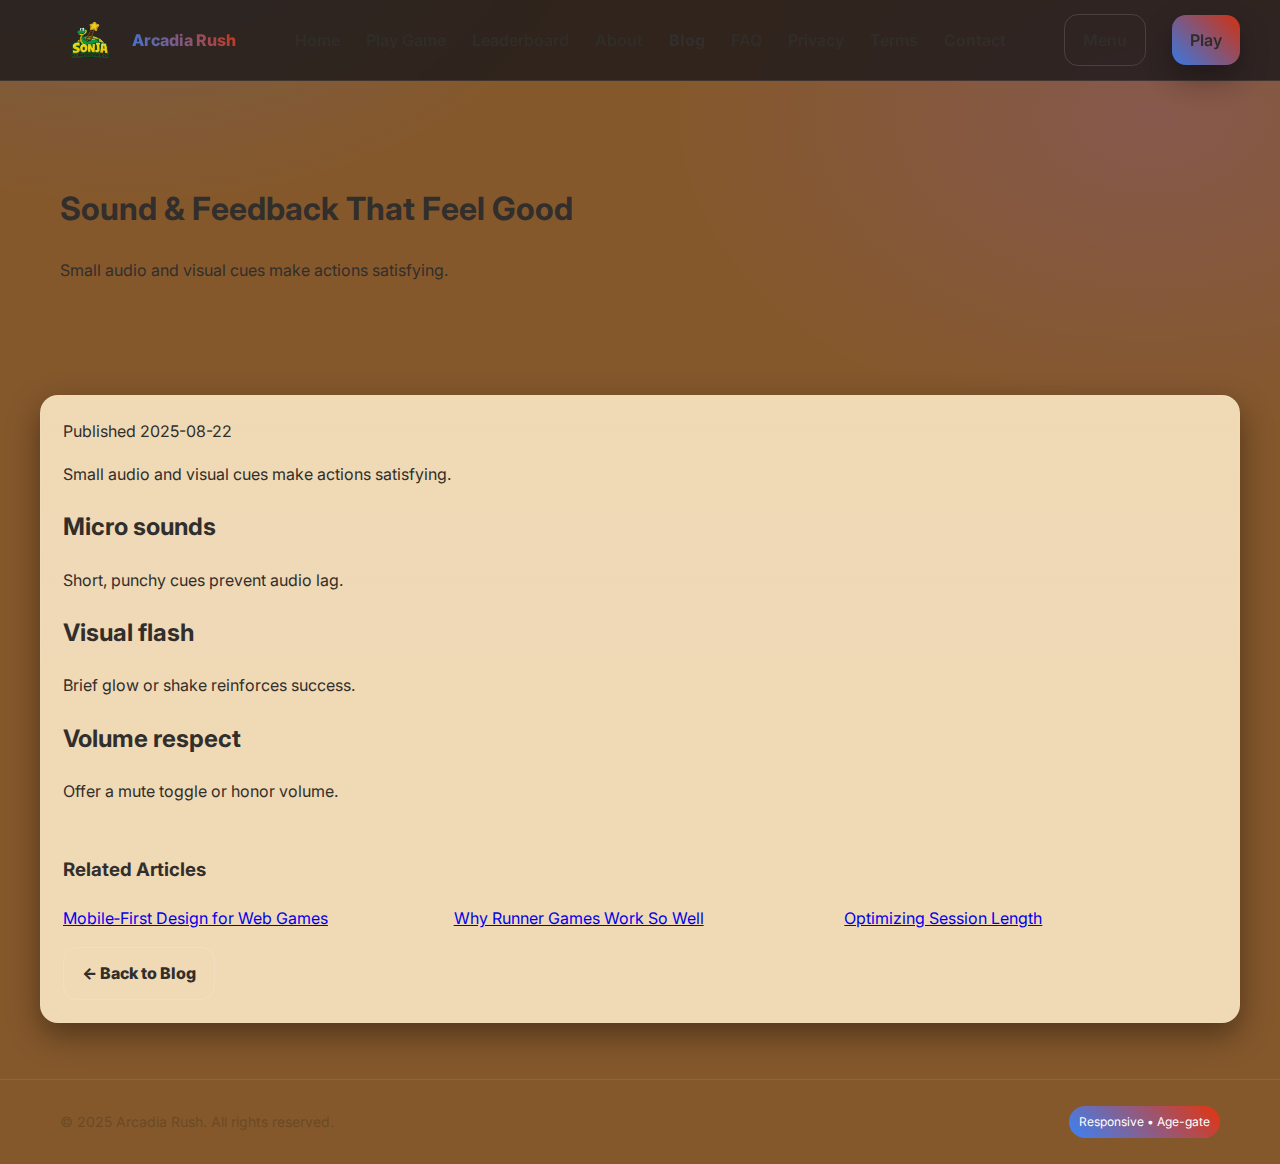
<file: posts/modernizing-classic.html>
<!doctype html><html lang="en"><head><meta charset="utf-8"><meta name="viewport" content="width=device-width, initial-scale=1" /><link rel="icon" href=".././assets/img/Sonja.svg"><title>Sound & Feedback That Feel Good — Arcadia Rush</title><link rel="stylesheet" href="../assets/css/style.css"><link rel="preconnect" href="https://fonts.googleapis.com"><link href="https://fonts.googleapis.com/css2?family=Inter:wght@400;600;800&display=swap" rel="stylesheet"></head><body>
<nav class="nav"><div class="container nav-inner"><a class="logo" href="../index.html"><img src="../assets/img/Sonja.svg" alt="Arcadia Rush icon"><span>Arcadia Rush</span></a><div class="menu" data-nav-menu><a href="../index.html">Home</a><a href="../game.html">Play Game</a><a href="../leaderboard.html">Leaderboard</a><a href="../about.html">About</a><a href="../blog.html" style="opacity:1;font-weight:800">Blog</a><a href="../faq.html">FAQ</a><a href="../privacy.html">Privacy</a><a href="../terms.html">Terms</a><a href="../index.html#contact">Contact</a></div><div class="right"><a class="btn ghost" data-nav-toggle>Menu</a><a class="btn" href="../game.html">Play</a></div></div></nav>
<header class="hero"><div class="container"><h1>Sound & Feedback That Feel Good</h1><p>Small audio and visual cues make actions satisfying.</p></div></header>
<section class="section container"><article class="card"><div class="meta">Published 2025-08-22</div><p>Small audio and visual cues make actions satisfying.</p><h2>Micro sounds</h2><p>Short, punchy cues prevent audio lag.</p><h2>Visual flash</h2><p>Brief glow or shake reinforces success.</p><h2>Volume respect</h2><p>Offer a mute toggle or honor volume.</p><div style="height:16px"></div><h3>Related Articles</h3><div class="grid-3"><a href="../posts/mobile-first-design.html">Mobile‑First Design for Web Games</a><a href="../posts/why-runner-works.html">Why Runner Games Work So Well</a><a href="../posts/session-length.html">Optimizing Session Length</a></div><div style="height:16px"></div><a class="btn ghost" href="../blog.html">← Back to Blog</a></article></section>
<footer class="footer"><div class="container" style="display:flex;align-items:center;justify-content:space-between;gap:12px;flex-wrap:wrap"><div>© 2025 Arcadia Rush. All rights reserved.</div><div><span class="badge">Responsive • Age-gate</span></div></div></footer><script src="../assets/js/main.js"></script></body></html>
</file>
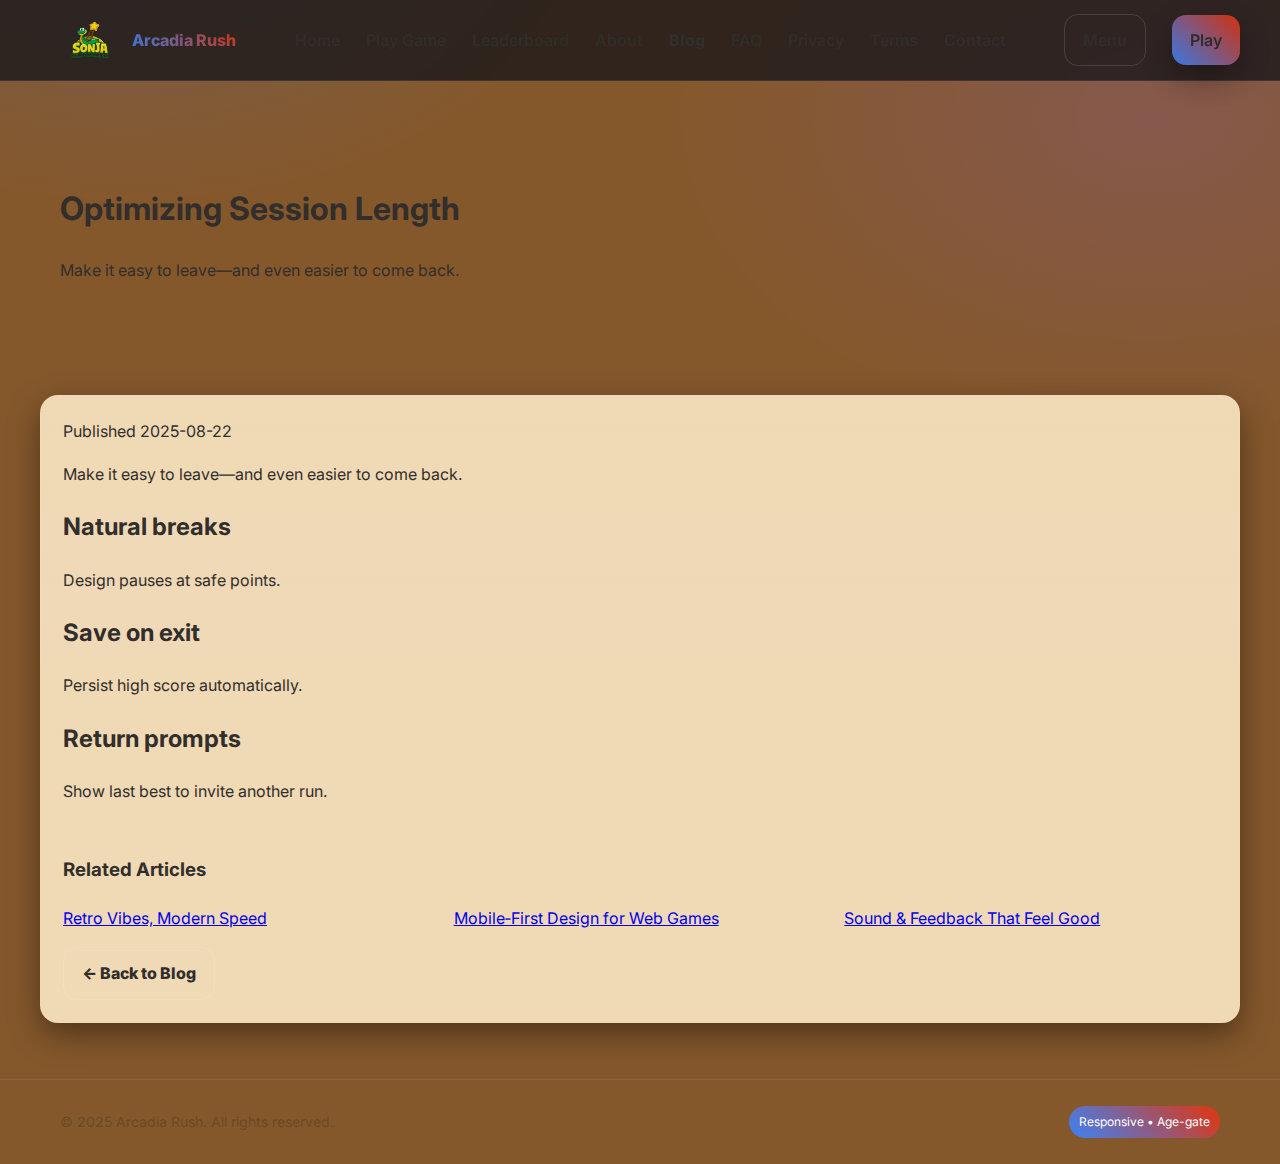
<file: posts/player-retention.html>
<!doctype html><html lang="en"><head><meta charset="utf-8"><meta name="viewport" content="width=device-width, initial-scale=1" /><link rel="icon" href=".././assets/img/Sonja.svg"><title>Optimizing Session Length — Arcadia Rush</title><link rel="stylesheet" href="../assets/css/style.css"><link rel="preconnect" href="https://fonts.googleapis.com"><link href="https://fonts.googleapis.com/css2?family=Inter:wght@400;600;800&display=swap" rel="stylesheet"></head><body>
<nav class="nav"><div class="container nav-inner"><a class="logo" href="../index.html"><img src="../assets/img/Sonja.svg" alt="Arcadia Rush icon"><span>Arcadia Rush</span></a><div class="menu" data-nav-menu><a href="../index.html">Home</a><a href="../game.html">Play Game</a><a href="../leaderboard.html">Leaderboard</a><a href="../about.html">About</a><a href="../blog.html" style="opacity:1;font-weight:800">Blog</a><a href="../faq.html">FAQ</a><a href="../privacy.html">Privacy</a><a href="../terms.html">Terms</a><a href="../index.html#contact">Contact</a></div><div class="right"><a class="btn ghost" data-nav-toggle>Menu</a><a class="btn" href="../game.html">Play</a></div></div></nav>
<header class="hero"><div class="container"><h1>Optimizing Session Length</h1><p>Make it easy to leave—and even easier to come back.</p></div></header>
<section class="section container"><article class="card"><div class="meta">Published 2025-08-22</div><p>Make it easy to leave—and even easier to come back.</p><h2>Natural breaks</h2><p>Design pauses at safe points.</p><h2>Save on exit</h2><p>Persist high score automatically.</p><h2>Return prompts</h2><p>Show last best to invite another run.</p><div style="height:16px"></div><h3>Related Articles</h3><div class="grid-3"><a href="../posts/retro-vibes.html">Retro Vibes, Modern Speed</a><a href="../posts/mobile-first-design.html">Mobile‑First Design for Web Games</a><a href="../posts/sound-and-feedback.html">Sound & Feedback That Feel Good</a></div><div style="height:16px"></div><a class="btn ghost" href="../blog.html">← Back to Blog</a></article></section>
<footer class="footer"><div class="container" style="display:flex;align-items:center;justify-content:space-between;gap:12px;flex-wrap:wrap"><div>© 2025 Arcadia Rush. All rights reserved.</div><div><span class="badge">Responsive • Age-gate</span></div></div></footer><script src="../assets/js/main.js"></script></body></html>
</file>
<file: assets/css/style.css>
:root{
  --bg:#85582c;
  --card:#f0d9b5;
  --muted:#6a4a24;
  --text:#312e2b;
  --a:#3B82F6; /* bright blue */
  --b:#e4340c; /* violet */
  --shadow:0 12px 32px rgba(0,0,0,.4)
}
*{box-sizing:border-box}  
html,body{margin:0;padding:0}
html{scroll-behavior:smooth}
body{
  font-family:Inter,Poppins,system-ui,-apple-system,Segoe UI,Roboto,Arial,sans-serif;
  color:var(--text);
  background:
    radial-gradient(1200px 800px at 10% -10%, rgba(59,130,246,.18), transparent 40%),
    radial-gradient(1200px 800px at 90% 10%, rgba(139,92,246,.16), transparent 40%),
    var(--bg);
  line-height:1.65
}
.container{max-width:1200px;margin:0 auto;padding:0 20px}
.nav{position:sticky;top:0;z-index:50;background:rgba(11,14,22,.7);backdrop-filter:blur(8px);border-bottom:1px solid rgba(255,255,255,.08)}
.nav-inner{display:flex;align-items:center;justify-content:space-between;padding:14px 0}
.nav a{color:var(--text);text-decoration:none;margin-left:18px;font-weight:600;opacity:.9}
.nav a:hover{opacity:1}
.logo{display:flex;align-items:center;gap:10px}
.logo img{height:36px}
.logo span{font-weight:800;background:linear-gradient(45deg,var(--a),var(--b));-webkit-background-clip:text;background-clip:text;color:transparent}
.menu{display:flex;align-items:center;gap:8px;flex-wrap:wrap}
.right{display:flex;align-items:center;gap:8px}
.btn{display:inline-flex;align-items:center;gap:10px;padding:12px 18px;border-radius:14px;background:linear-gradient(45deg,var(--a),var(--b));color:white;text-decoration:none;font-weight:800;border:0;box-shadow:var(--shadow);cursor:pointer}
.btn.ghost{background:transparent;border:1px solid rgba(255,255,255,.14);color:var(--text);box-shadow:none}
.hero{padding:80px 0 40px}
.hero .grid{display:grid;grid-template-columns:1.2fr 1fr;gap:28px;align-items:center}
.card{background:linear-gradient(180deg, rgba(255,255,255,.02), transparent 60%),var(--card);border:1px solid rgba(255,255,255,.06);border-radius:18px;padding:22px;box-shadow:var(--shadow);overflow:hidden}
.kudos{display:flex;flex-wrap:wrap;gap:10px}
.kudos .pill{padding:8px 12px;border:1px solid rgba(255,255,255,.14);border-radius:999px;color:var(--muted);font-size:13px}
.section{padding:56px 0}
.grid-2{display:grid;grid-template-columns:1fr 1fr;gap:18px}
.grid-3{display:grid;grid-template-columns:repeat(3,1fr);gap:18px}
.showcase{display:grid;grid-template-columns:repeat(3,1fr);gap:18px;margin-top:18px}
.tile{position:relative;border-radius:16px;overflow:hidden;min-height:180px;background:linear-gradient(45deg, rgba(59,130,246,.2), rgba(139,92,246,.2));border:1px solid rgba(255,255,255,.06)}
.tile .cap{position:absolute;bottom:10px;left:10px;background:rgba(0,0,0,.35);padding:6px 10px;border-radius:999px}
.stats{display:grid;grid-template-columns:repeat(4,1fr);gap:18px;margin-top:18px}
.stat{text-align:center}
.stat .n{font-size:36px;font-weight:900;background:linear-gradient(45deg,var(--a),var(--b));-webkit-background-clip:text;background-clip:text;color:transparent}
.stat .t{color:var(--muted)}
.badge{font-size:12px;color:white;background:linear-gradient(45deg,var(--a),var(--b));display:inline-block;padding:6px 10px;border-radius:999px}
.input,input,textarea{width:100%;padding:14px;border-radius:12px;border:1px solid rgba(255,255,255,.16);background:#0d101a;color:var(--text)}
.form-row{display:grid;grid-template-columns:1fr 1fr;gap:12px}
.footer{padding:26px 0;border-top:1px solid rgba(255,255,255,.08);color:var(--muted);font-size:14px}
.blog-grid{display:grid;grid-template-columns:repeat(3,1fr);gap:18px;align-items:stretch}
.blog-card{display:flex;flex-direction:column;min-height:280px}
.blog-card .meta{color:var(--muted);font-size:14px;margin:6px 0 10px}
.blog-card .excerpt{color:var(--muted);display:-webkit-box;-webkit-line-clamp:5;-webkit-box-orient:vertical;overflow:hidden}
.blog-card .read{margin-top:auto}
.modal-backdrop{position:fixed;inset:0;background:rgba(0,0,0,.6);display:none;align-items:center;justify-content:center;z-index:1000}
.modal{background:var(--card);border:1px solid rgba(255,255,255,.2);border-radius:16px;padding:22px;width:min(520px,92vw);box-shadow:var(--shadow)}
@media(max-width:980px){.hero .grid,.grid-2,.grid-3,.showcase,.blog-grid{grid-template-columns:1fr}}
</file>
